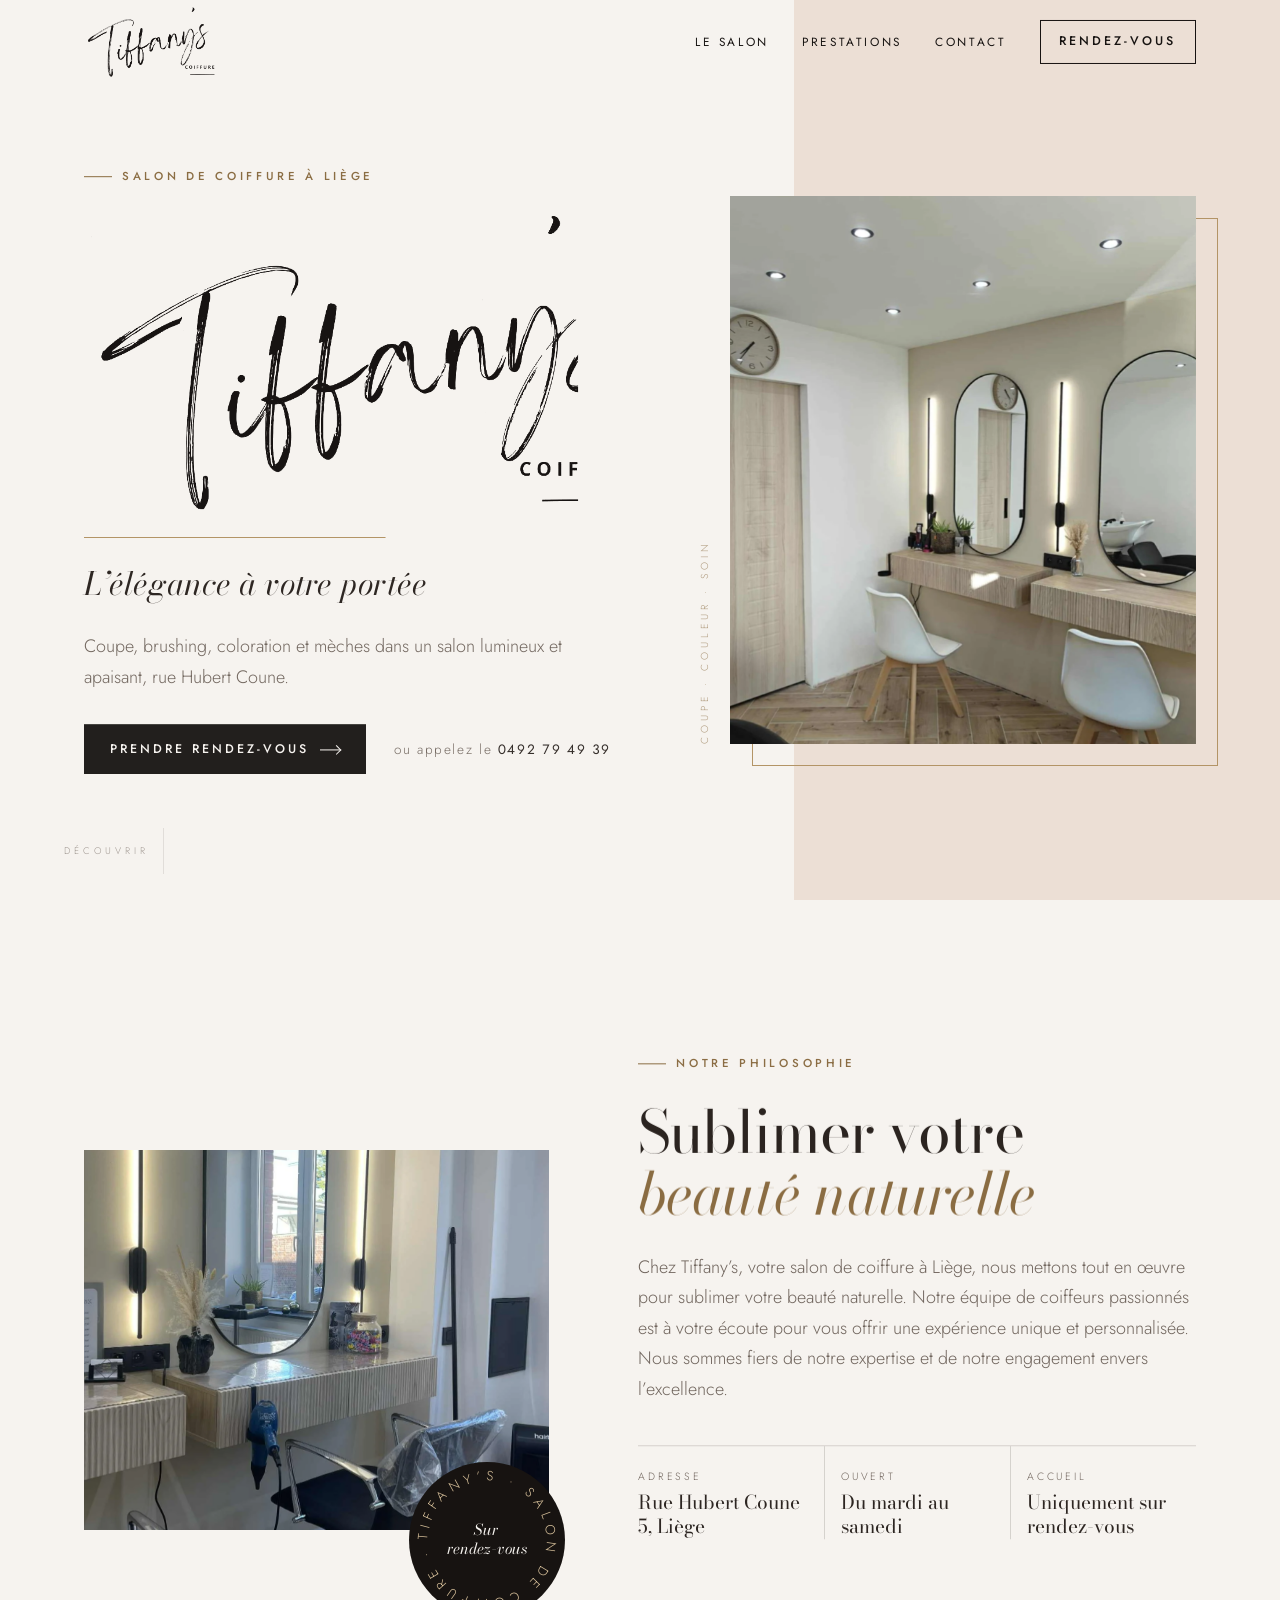
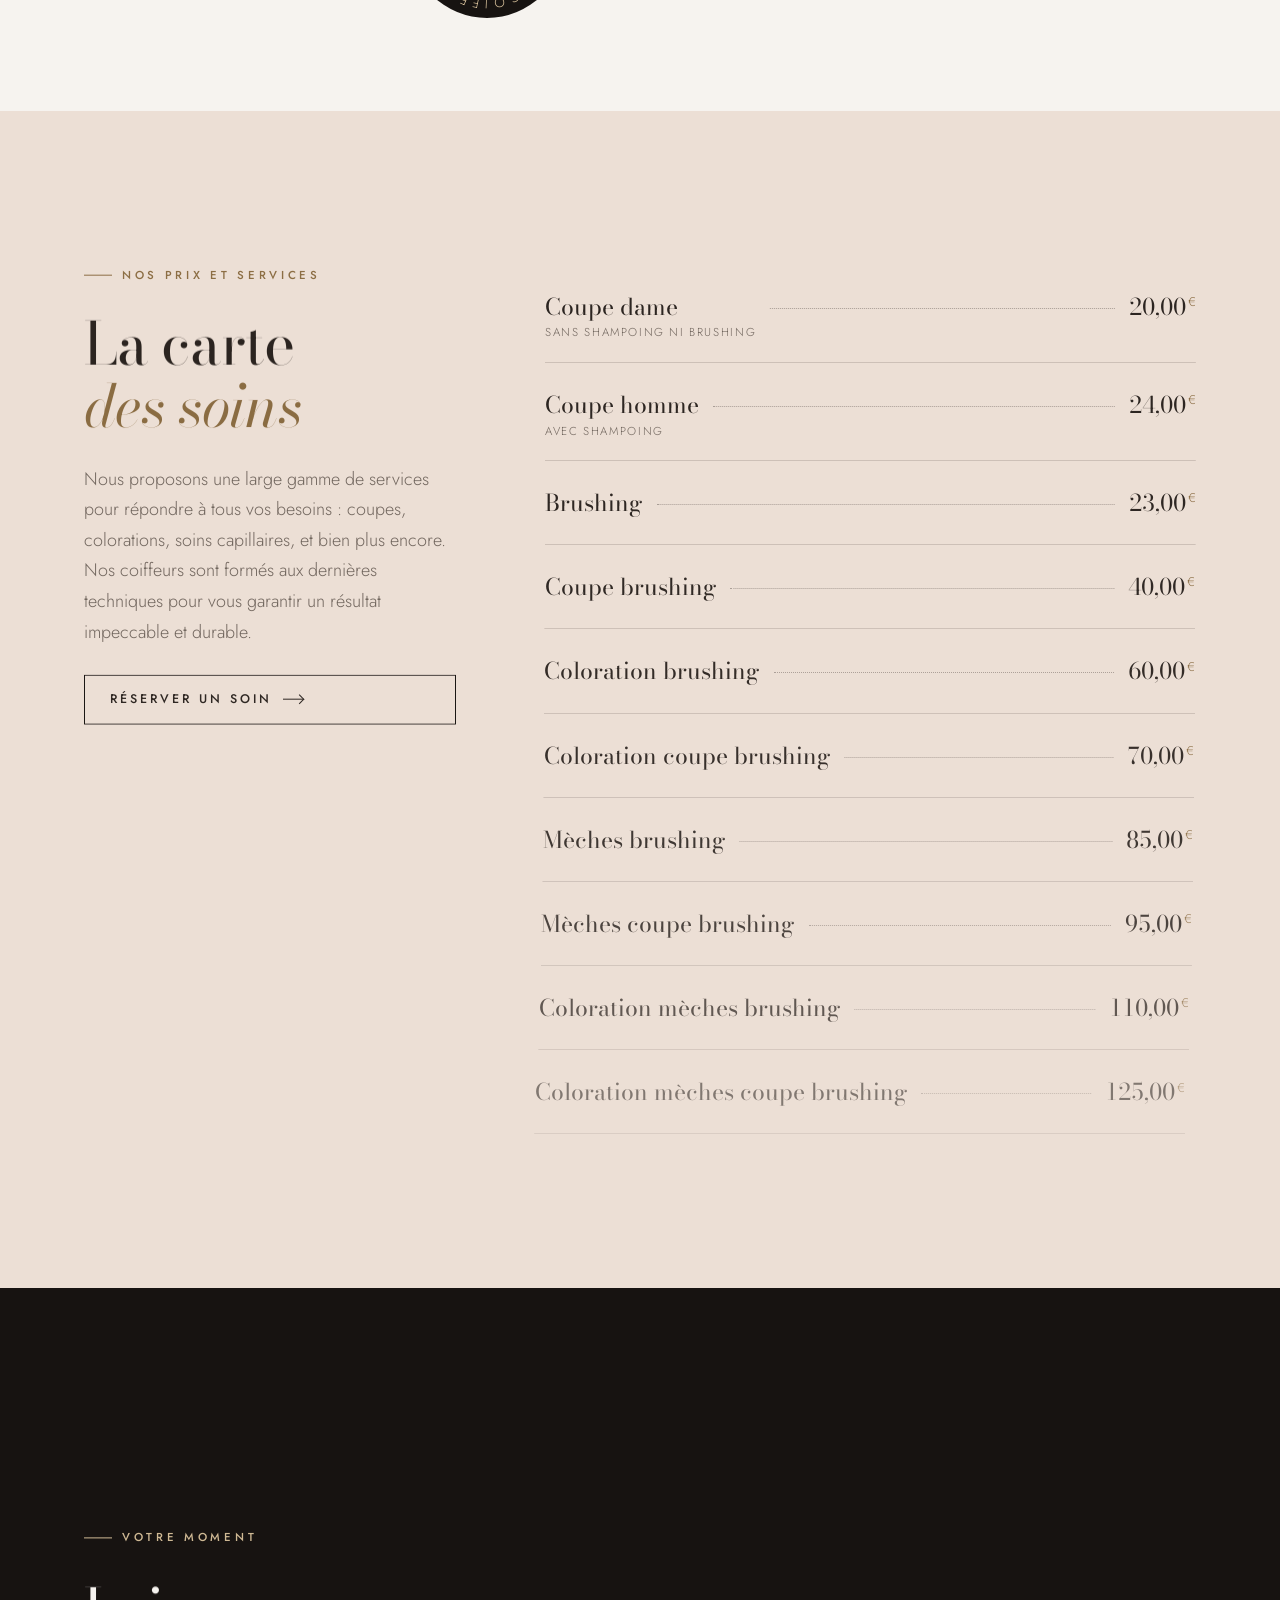
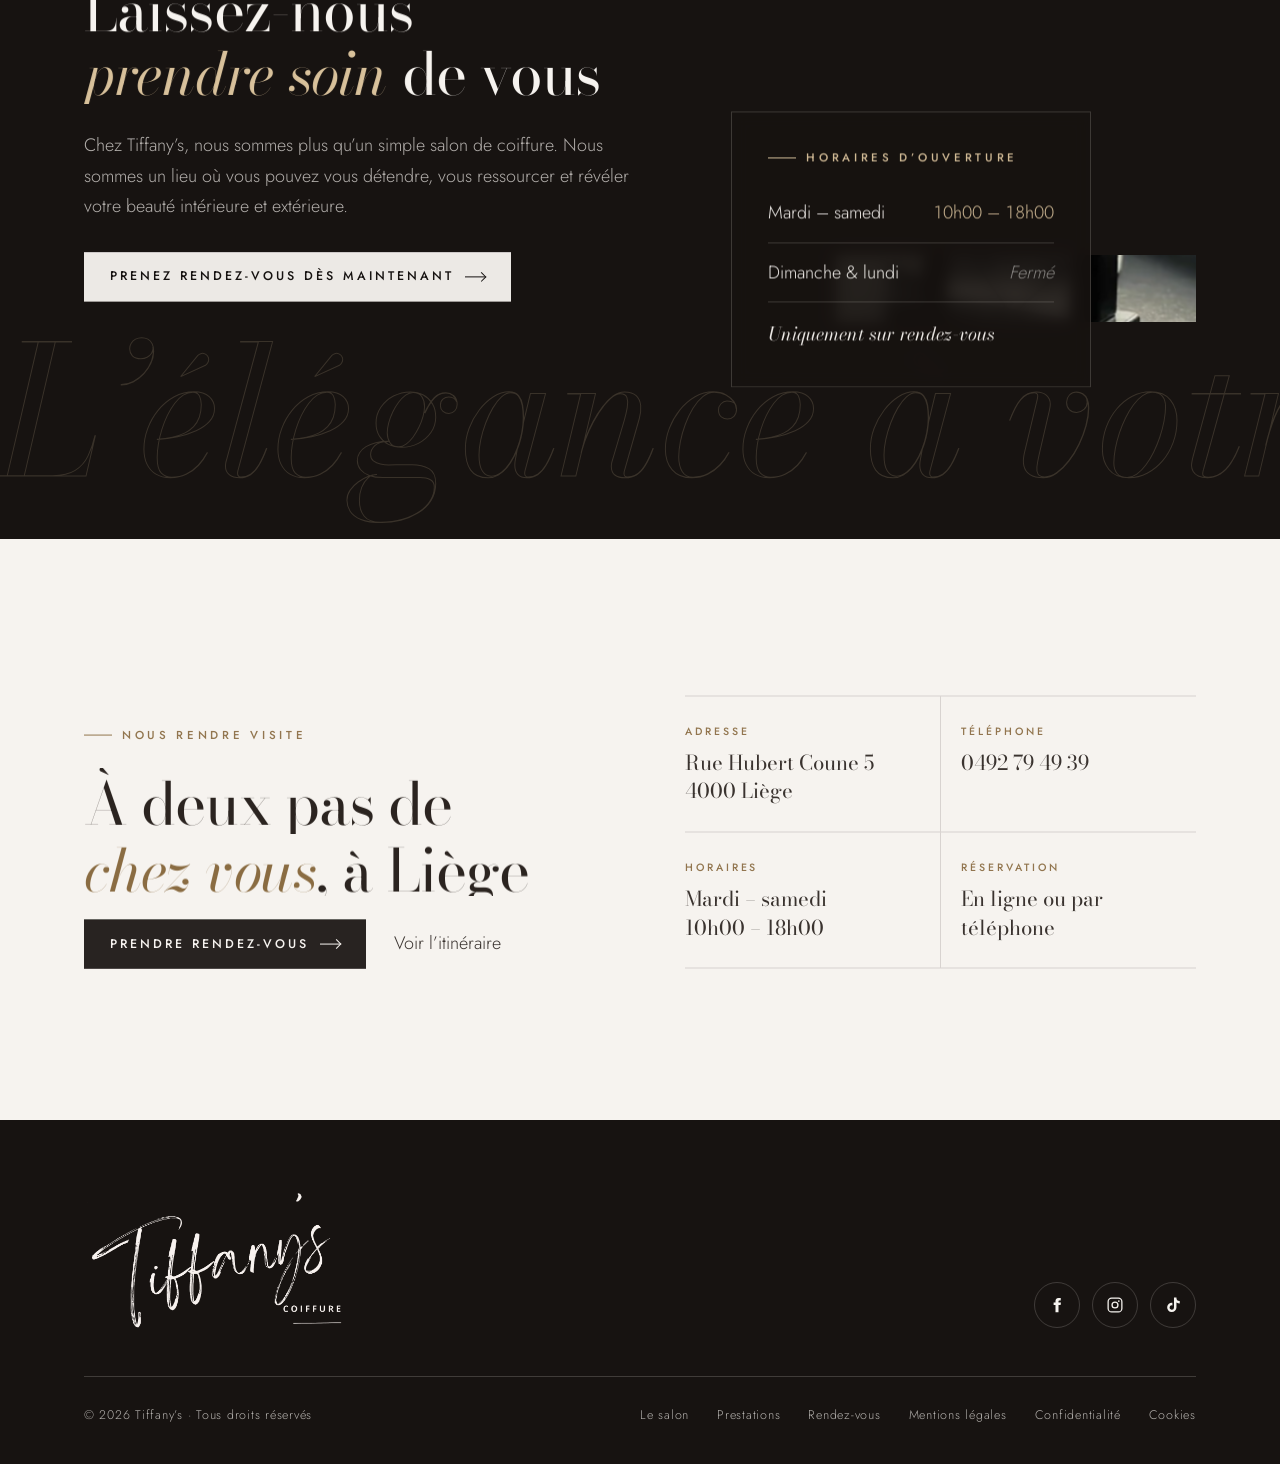
<file: index.html>
<!DOCTYPE html>
<html lang="fr">
<head>
  <meta charset="utf-8">
  <meta name="viewport" content="width=device-width, initial-scale=1, viewport-fit=cover">
  <title>Tiffany’s Coiffure</title>
  <meta name="description" content="Tiffany’s, votre salon de coiffure à Liège. Coupe, brushing, coloration, mèches : une équipe passionnée pour sublimer votre beauté naturelle. Sur rendez-vous, du mardi au samedi.">
  <meta property="og:title" content="Tiffany’s · Salon de coiffure à Liège">
  <meta property="og:description" content="L’élégance à votre portée. Prenez rendez-vous en ligne, du mardi au samedi.">
  <meta property="og:image" content="https://www.tiffany-s.be/assets/images/partage.jpg">
  <link rel="icon" href="assets/images/favicon.svg" type="image/svg+xml">
  <link rel="apple-touch-icon" href="assets/images/apple-touch-icon.png">
  <link rel="stylesheet" href="assets/style.css">
  <script type="application/ld+json">
  {"@context":"https://schema.org","@type":"HairSalon","name":"Tiffany’s","url":"https://www.tiffany-s.be/","telephone":"+32492794939","address":{"@type":"PostalAddress","streetAddress":"Rue Hubert Coune 5","postalCode":"4000","addressLocality":"Liège","addressCountry":"BE"},"geo":{"@type":"GeoCoordinates","latitude":50.6466349,"longitude":5.5421235},"openingHours":"Tu-Sa 10:00-18:00"}
  </script>
</head>
<body>
  <a class="sr-only" href="#contenu">Passer au contenu principal</a>

  <header class="entete" id="entete">
    <div class="wrap entete__inner">
      <a class="marque" href="index.html" aria-label="Tiffany’s Coiffure, accueil"><img class="logo" src="assets/images/logo.webp" alt="Tiffany’s Coiffure" width="982" height="515"></a>
      <nav class="nav" aria-label="Navigation principale">
        <a href="#salon">Le salon</a>
        <a href="#prestations">Prestations</a>
        <a href="#visite">Contact</a>
        <a class="btn" href="prendre-rendez-vous.html">Rendez-vous</a>
      </nav>
      <button class="burger" type="button" id="burger" aria-label="Ouvrir le menu" aria-expanded="false" aria-controls="menu-mobile"><span></span><span></span></button>
    </div>
  </header>

  <div class="menu-mobile" id="menu-mobile">
    <ul>
      <li><a href="#salon">Le salon</a></li>
      <li><a href="#prestations">Prestations</a></li>
      <li><a href="#visite">Contact</a></li>
      <li><a href="prendre-rendez-vous.html"><em>Rendez-vous</em></a></li>
    </ul>
    <div class="menu-mobile__pied">
      <span>Rue Hubert Coune 5, 4000 Liège</span>
      <span>0492 79 49 39 · Mardi – samedi, sur rendez-vous</span>
    </div>
  </div>

  <main id="contenu">
    <!-- Héros -->
    <section class="heros" aria-label="Bienvenue">
      <div class="wrap heros__grille">
        <div class="heros__texte">
          <p class="eyebrow" data-intro>Salon de coiffure à Liège</p>
          <h1 class="heros__nom" id="heros-nom"><img class="logo" fetchpriority="high" src="assets/images/logo.webp" alt="Tiffany’s Coiffure" width="982" height="515"></h1>
          <div class="heros__filet" data-intro-filet></div>
          <p class="heros__devise" data-intro>L’élégance à votre portée</p>
          <p class="heros__intro" data-intro>Coupe, brushing, coloration et mèches dans un salon lumineux et apaisant, rue Hubert Coune.</p>
          <div class="heros__actions" data-intro>
            <a class="btn" href="prendre-rendez-vous.html">Prendre rendez-vous <i class="fleche" aria-hidden="true"></i></a>
            <a class="heros__tel" href="tel:+32492794939">ou appelez le <strong>0492 79 49 39</strong></a>
          </div>
        </div>
        <div class="heros__visuel">
          <div class="heros__cadre cadre-img" id="heros-cadre">
            <img src="assets/images/salon.webp" alt="Le salon Tiffany’s : miroirs ovales lumineux, parquet en chevrons et chaises blanches" width="1536" height="1803" fetchpriority="high">
          </div>
          <span class="heros__legende">Coupe · Couleur · Soin</span>
        </div>
      </div>
      <a class="defiler" href="#salon">Découvrir<i></i></a>
    </section>


    <!-- Philosophie -->
    <section class="section" id="salon">
      <div class="wrap philo">
        <div class="philo__visuel">
          <div class="philo__cadre cadre-img" data-reveal="image">
            <img data-parallax src="assets/images/poste.webp" alt="Un poste de coiffage du salon, miroir ovale et éclairage doux" width="1536" height="1481" loading="lazy">
          </div>
          <div class="philo__pastille" aria-hidden="true">
            <svg viewBox="0 0 100 100"><defs><path id="cercle" d="M50,50 m-38,0 a38,38 0 1,1 76,0 a38,38 0 1,1 -76,0"></path></defs><text><textPath href="#cercle" textLength="234" lengthAdjust="spacing">Tiffany’s · Salon de coiffure ·</textPath></text></svg>
            <span>Sur<br>rendez-vous</span>
          </div>
        </div>
        <div class="philo__texte">
          <p class="eyebrow" data-reveal="fade">Notre philosophie</p>
          <h2 class="titre" data-reveal="titre"><span class="ligne"><span>Sublimer votre</span></span><span class="ligne"><span><em>beauté naturelle</em></span></span></h2>
          <p class="lede" data-reveal="fade">Chez Tiffany’s, votre salon de coiffure à Liège, nous mettons tout en œuvre pour sublimer votre beauté naturelle. Notre équipe de coiffeurs passionnés est à votre écoute pour vous offrir une expérience unique et personnalisée. Nous sommes fiers de notre expertise et de notre engagement envers l’excellence.</p>
          <dl class="philo__faits" data-reveal="fade">
            <div><dt>Adresse</dt><dd>Rue Hubert Coune 5, Liège</dd></div>
            <div><dt>Ouvert</dt><dd>Du mardi au samedi</dd></div>
            <div><dt>Accueil</dt><dd>Uniquement sur rendez-vous</dd></div>
          </dl>
        </div>
      </div>
    </section>

    <!-- Prestations et tarifs -->
    <section class="section section--poudre" id="prestations">
      <div class="wrap tarifs">
        <div class="tarifs__intro">
          <p class="eyebrow" data-reveal="fade">Nos prix et services</p>
          <h2 class="titre" data-reveal="titre"><span class="ligne"><span>La carte</span></span><span class="ligne"><span><em>des soins</em></span></span></h2>
          <p class="lede" data-reveal="fade">Nous proposons une large gamme de services pour répondre à tous vos besoins : coupes, colorations, soins capillaires, et bien plus encore. Nos coiffeurs sont formés aux dernières techniques pour vous garantir un résultat impeccable et durable.</p>
          <a class="btn btn--ligne" href="prendre-rendez-vous.html" data-reveal="fade">Réserver un soin <i class="fleche" aria-hidden="true"></i></a>
        </div>
        <div>
          <ul class="carte" id="carte">
            <li><span class="carte__nom">Coupe dame<small>Sans shampoing ni brushing</small></span><span class="carte__points"></span><span class="carte__prix">20,00<sup>€</sup></span></li>
            <li><span class="carte__nom">Coupe homme<small>Avec shampoing</small></span><span class="carte__points"></span><span class="carte__prix">24,00<sup>€</sup></span></li>
            <li><span class="carte__nom">Brushing</span><span class="carte__points"></span><span class="carte__prix">23,00<sup>€</sup></span></li>
            <li><span class="carte__nom">Coupe brushing</span><span class="carte__points"></span><span class="carte__prix">40,00<sup>€</sup></span></li>
            <li><span class="carte__nom">Coloration brushing</span><span class="carte__points"></span><span class="carte__prix">60,00<sup>€</sup></span></li>
            <li><span class="carte__nom">Coloration coupe brushing</span><span class="carte__points"></span><span class="carte__prix">70,00<sup>€</sup></span></li>
            <li><span class="carte__nom">Mèches brushing</span><span class="carte__points"></span><span class="carte__prix">85,00<sup>€</sup></span></li>
            <li><span class="carte__nom">Mèches coupe brushing</span><span class="carte__points"></span><span class="carte__prix">95,00<sup>€</sup></span></li>
            <li><span class="carte__nom">Coloration mèches brushing</span><span class="carte__points"></span><span class="carte__prix">110,00<sup>€</sup></span></li>
            <li><span class="carte__nom">Coloration mèches coupe brushing</span><span class="carte__points"></span><span class="carte__prix">125,00<sup>€</sup></span></li>
          </ul>
        </div>
      </div>
    </section>

    <!-- Prendre soin de vous -->
    <section class="section section--ebene" id="soin">
      <div class="wrap soin">
        <div class="soin__texte">
          <p class="eyebrow" data-reveal="fade">Votre moment</p>
          <h2 class="titre" data-reveal="titre"><span class="ligne"><span>Laissez-nous</span></span><span class="ligne"><span><em>prendre soin</em> de vous</span></span></h2>
          <p class="lede" data-reveal="fade">Chez Tiffany’s, nous sommes plus qu’un simple salon de coiffure. Nous sommes un lieu où vous pouvez vous détendre, vous ressourcer et révéler votre beauté intérieure et extérieure.</p>
          <a class="btn btn--clair" href="prendre-rendez-vous.html" data-reveal="fade">Prenez rendez-vous dès maintenant <i class="fleche" aria-hidden="true"></i></a>
        </div>
        <div class="soin__visuel">
          <div class="soin__cadre cadre-img" data-reveal="image">
            <img data-parallax src="assets/images/carte.webp" alt="La carte de visite du salon : Tiffany’s Coiffure, uniquement sur rendez-vous" width="347" height="463" loading="lazy">
          </div>
          <div class="soin__horaires" data-reveal="fade">
            <p class="eyebrow">Horaires d’ouverture</p>
            <dl class="horaires">
              <div><dt>Mardi – samedi</dt><dd>10h00 – 18h00</dd></div>
              <div class="ferme"><dt>Dimanche &amp; lundi</dt><dd>Fermé</dd></div>
            </dl>
            <p class="mention">Uniquement sur rendez-vous</p>
          </div>
        </div>
      </div>
      <div class="soin__geant" aria-hidden="true" id="geant">L’élégance à votre portée · L’élégance à votre portée</div>
    </section>

    <!-- Visite -->
    <section class="section" id="visite">
      <div class="wrap visite">
        <div class="visite__bloc">
          <p class="eyebrow" data-reveal="fade">Nous rendre visite</p>
          <h2 class="titre" data-reveal="titre"><span class="ligne"><span>À deux pas de</span></span><span class="ligne"><span><em>chez vous</em>, à Liège</span></span></h2>
          <div data-reveal="fade" style="display:flex;flex-wrap:wrap;gap:16px 28px;align-items:center">
            <a class="btn" href="prendre-rendez-vous.html">Prendre rendez-vous <i class="fleche" aria-hidden="true"></i></a>
            <a class="lien" href="https://www.google.com/maps/search/?api=1&amp;query=Rue%20Hubert%20Coune%205%2C%204000%20Li%C3%A8ge" target="_blank" rel="noopener">Voir l’itinéraire</a>
          </div>
        </div>
        <div class="coordonnees" data-reveal="fade">
          <div><h3>Adresse</h3><p>Rue Hubert Coune 5<br>4000 Liège</p></div>
          <div><h3>Téléphone</h3><p><a href="tel:+32492794939">0492 79 49 39</a></p></div>
          <div><h3>Horaires</h3><p>Mardi – samedi<br>10h00 – 18h00</p></div>
          <div><h3>Réservation</h3><p>En ligne ou par téléphone</p></div>
        </div>
      </div>
    </section>
  </main>

  <footer class="pied">
    <div class="wrap">
      <div class="pied__haut">
        <a class="marque pied__logo" href="index.html" aria-label="Tiffany’s Coiffure, accueil"><img class="logo logo--clair" src="assets/images/logo-clair.webp" alt="Tiffany’s Coiffure" width="982" height="515"></a>
        <div class="reseaux">
          <a href="https://facebook.com/share/17w8PuqHGD/?mibextid=wwXIfr" target="_blank" rel="noopener" aria-label="Facebook"><svg viewBox="0 0 24 24" aria-hidden="true"><path d="M14 8.5V7c0-.7.3-1 1-1h2V2.5h-3c-3 0-4 1.8-4 4.4V8.5H7.5V12H10v9.5h4V12h2.8l.5-3.5H14z"/></svg></a>
          <a href="https://instagram.com/tiffanys_coiffure?igsh=MTR5dzNoaGJxcWM1OQ==" target="_blank" rel="noopener" aria-label="Instagram"><svg viewBox="0 0 24 24" aria-hidden="true"><path d="M12 7.2A4.8 4.8 0 1 0 12 16.8 4.8 4.8 0 0 0 12 7.2zm0 7.9a3.1 3.1 0 1 1 0-6.2 3.1 3.1 0 0 1 0 6.2zM17.1 5.8a1.1 1.1 0 1 0 0 2.2 1.1 1.1 0 0 0 0-2.2zM16.5 2h-9A5.5 5.5 0 0 0 2 7.5v9A5.5 5.5 0 0 0 7.5 22h9a5.5 5.5 0 0 0 5.5-5.5v-9A5.5 5.5 0 0 0 16.5 2zm3.8 14.5a3.8 3.8 0 0 1-3.8 3.8h-9a3.8 3.8 0 0 1-3.8-3.8v-9a3.8 3.8 0 0 1 3.8-3.8h9a3.8 3.8 0 0 1 3.8 3.8v9z"/></svg></a>
          <a href="https://tiktok.com/@tiffanyanton?_r=1&amp;_t=ZG-92zKto5471N" target="_blank" rel="noopener" aria-label="TikTok"><svg viewBox="0 0 24 24" aria-hidden="true"><path d="M16.6 2h-3.3v13.3a2.9 2.9 0 1 1-2.1-2.8V9.1a6.2 6.2 0 1 0 5.4 6.2V8.6a7.9 7.9 0 0 0 4.4 1.4V6.7a4.4 4.4 0 0 1-4.4-4.7z"/></svg></a>
        </div>
      </div>
      <div class="pied__bas">
        <span>© 2026 Tiffany’s · Tous droits réservés</span>
        <nav aria-label="Liens de pied de page">
          <a class="lien" href="#salon">Le salon</a>
          <a class="lien" href="#prestations">Prestations</a>
          <a class="lien" href="prendre-rendez-vous.html">Rendez-vous</a>
          <a class="lien" href="mentions-legales.html">Mentions légales</a>
          <a class="lien" href="mentions-legales.html#confidentialite">Confidentialité</a>
          <a class="lien" href="mentions-legales.html#cookies">Cookies</a>
        </nav>
      </div>
    </div>
  </footer>

  <script src="assets/js/gsap.min.js"></script>
  <script src="assets/js/ScrollTrigger.min.js"></script>
  <script src="assets/main.js"></script>
</body>
</html>
</file>
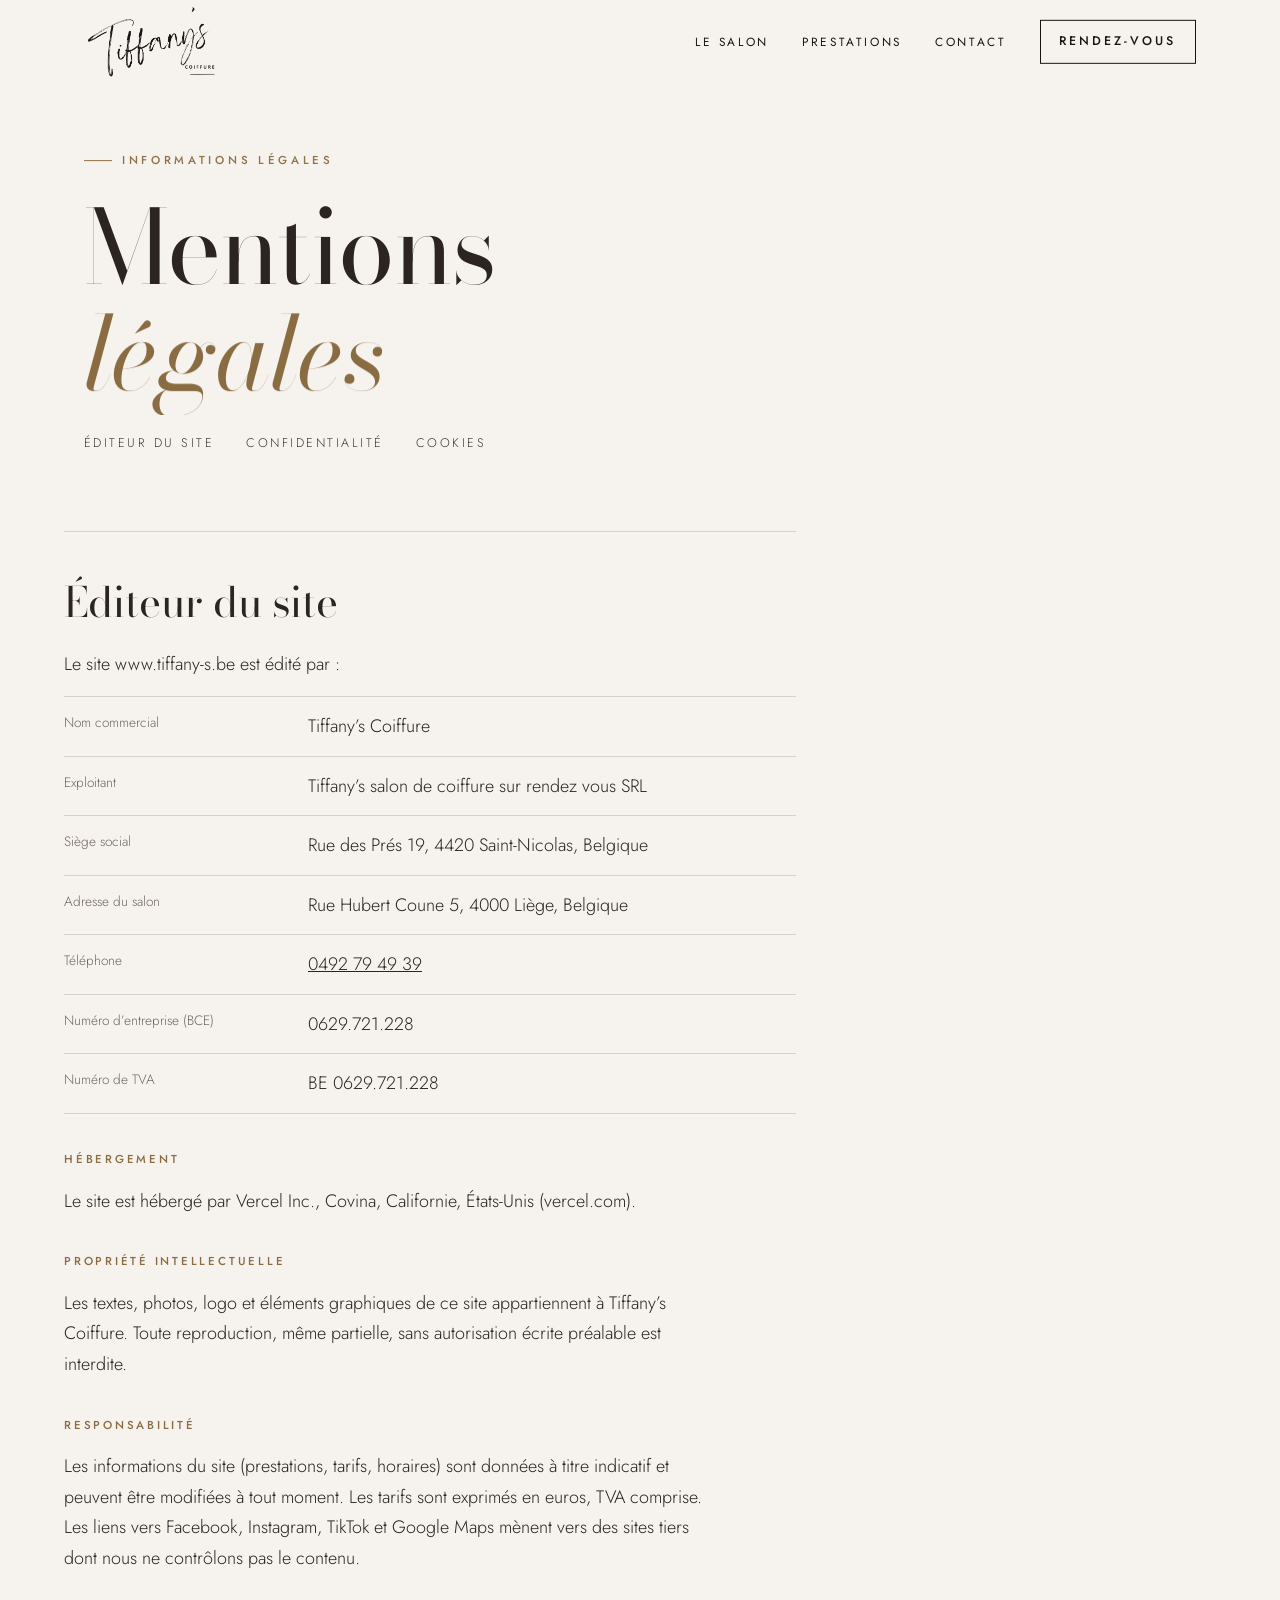
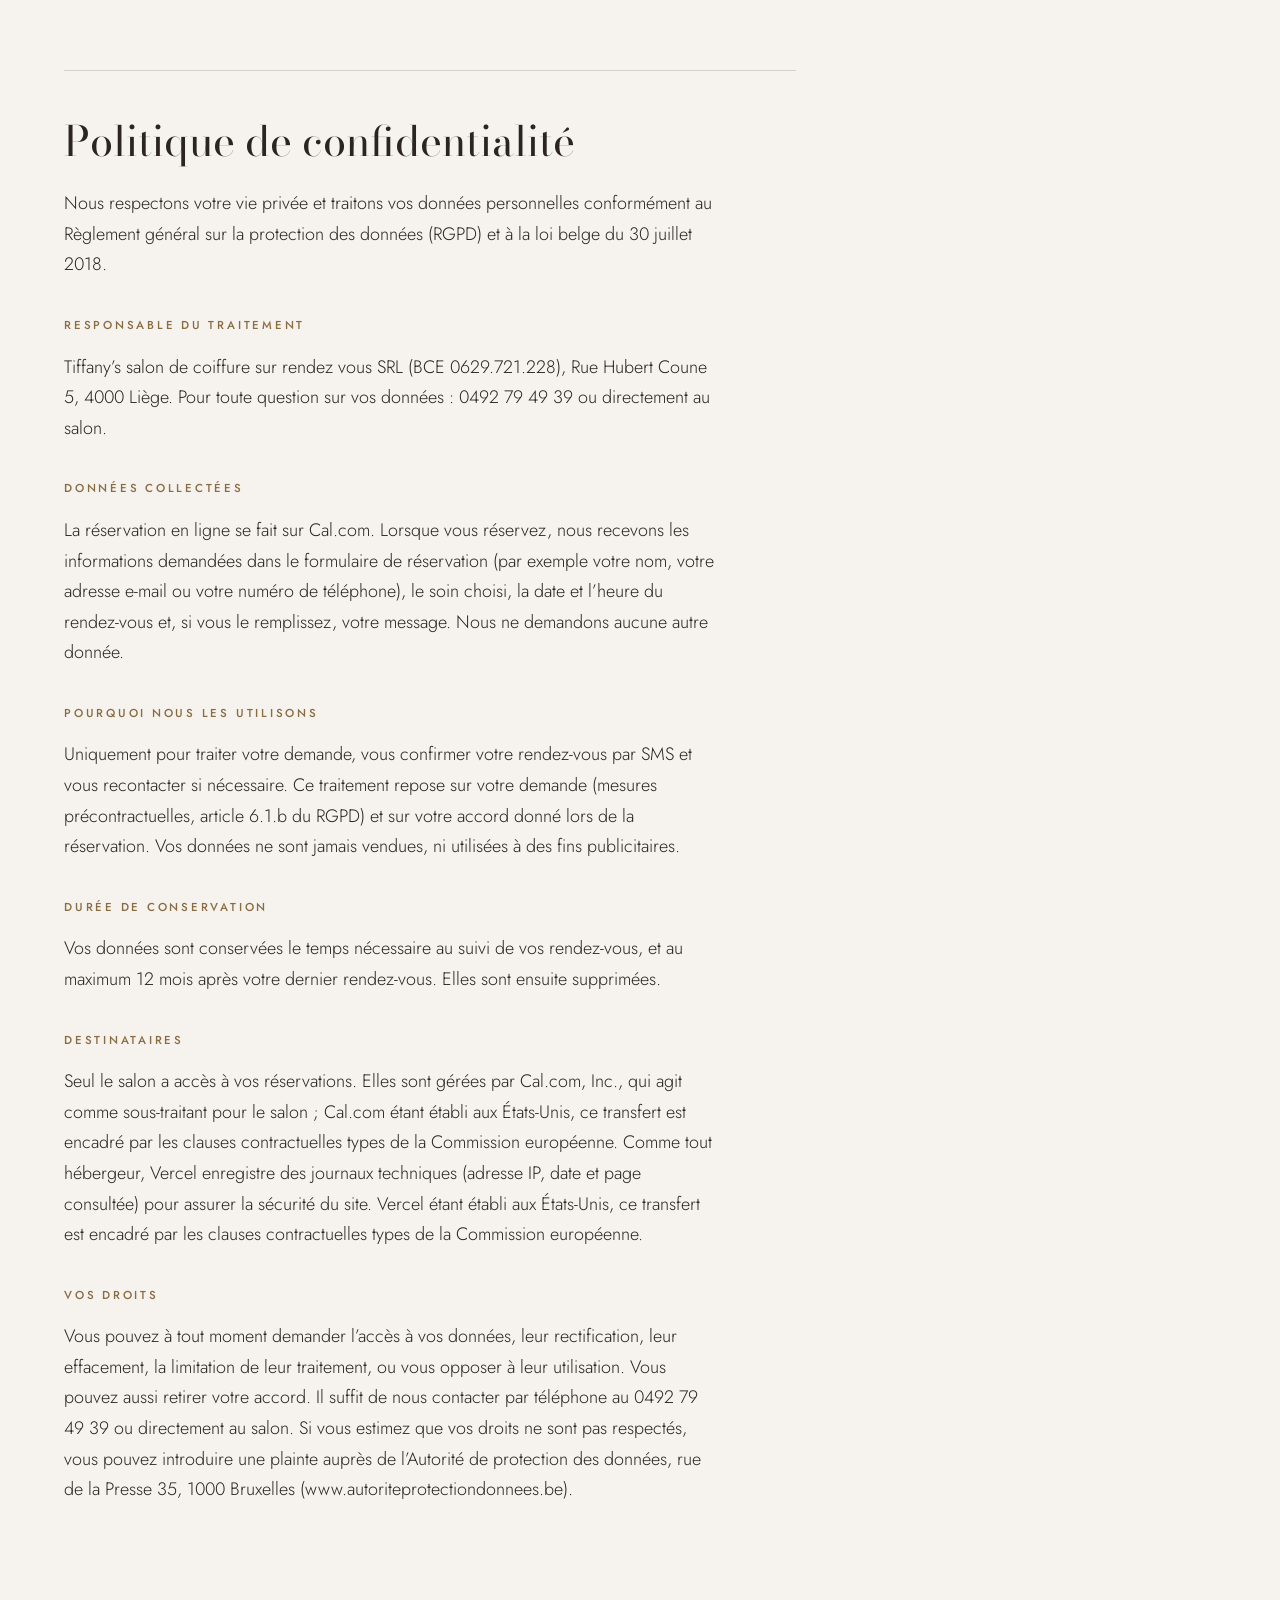
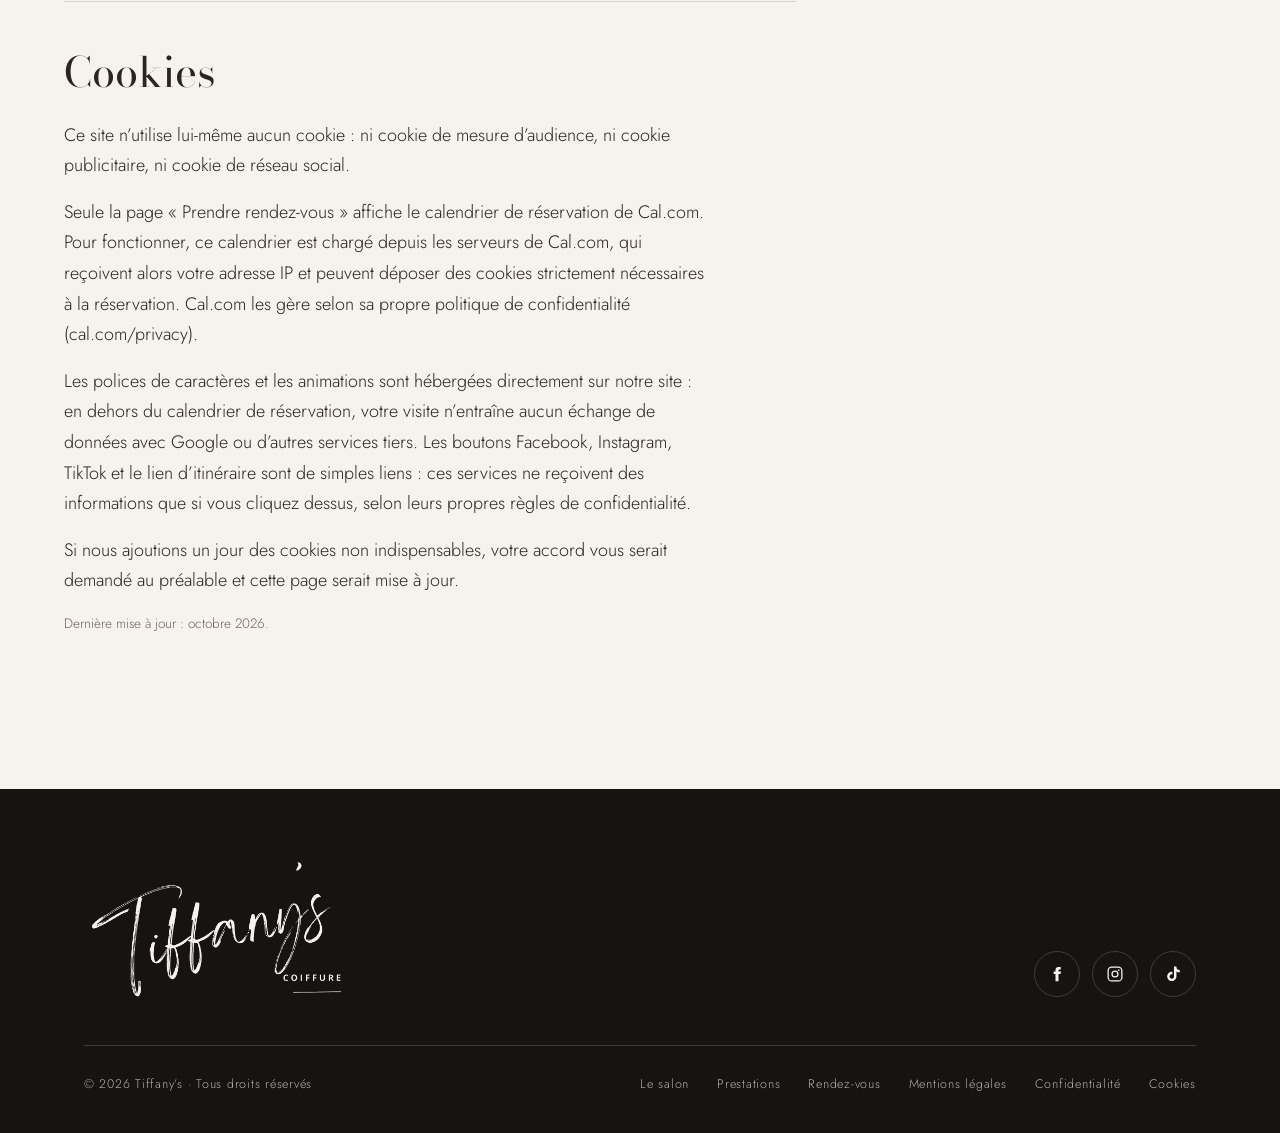
<file: mentions-legales.html>
<!DOCTYPE html>
<html lang="fr">
<head>
  <meta charset="utf-8">
  <meta name="viewport" content="width=device-width, initial-scale=1, viewport-fit=cover">
  <title>Mentions légales · Tiffany’s Coiffure</title>
  <meta name="description" content="Mentions légales, politique de confidentialité et politique de cookies du salon de coiffure Tiffany’s à Liège.">
  <meta name="robots" content="noindex, follow">
  <meta property="og:title" content="Tiffany’s · Salon de coiffure à Liège">
  <meta property="og:description" content="L’élégance à votre portée. Prenez rendez-vous en ligne, du mardi au samedi.">
  <meta property="og:image" content="https://www.tiffany-s.be/assets/images/partage.jpg">
  <link rel="icon" href="assets/images/favicon.svg" type="image/svg+xml">
  <link rel="apple-touch-icon" href="assets/images/apple-touch-icon.png">
  <link rel="stylesheet" href="assets/style.css">
  <script type="application/ld+json">
  {"@context":"https://schema.org","@type":"HairSalon","name":"Tiffany’s","url":"https://www.tiffany-s.be/","telephone":"+32492794939","address":{"@type":"PostalAddress","streetAddress":"Rue Hubert Coune 5","postalCode":"4000","addressLocality":"Liège","addressCountry":"BE"},"geo":{"@type":"GeoCoordinates","latitude":50.6466349,"longitude":5.5421235},"openingHours":"Tu-Sa 10:00-18:00"}
  </script>
</head>
<body class="page-legal">
  <a class="sr-only" href="#contenu">Passer au contenu principal</a>

  <header class="entete" id="entete">
    <div class="wrap entete__inner">
      <a class="marque" href="index.html" aria-label="Tiffany’s Coiffure, accueil"><img class="logo" src="assets/images/logo.webp" alt="Tiffany’s Coiffure" width="982" height="515"></a>
      <nav class="nav" aria-label="Navigation principale">
        <a href="index.html#salon">Le salon</a>
        <a href="index.html#prestations">Prestations</a>
        <a href="index.html#visite">Contact</a>
        <a class="btn" href="prendre-rendez-vous.html">Rendez-vous</a>
      </nav>
      <button class="burger" type="button" id="burger" aria-label="Ouvrir le menu" aria-expanded="false" aria-controls="menu-mobile"><span></span><span></span></button>
    </div>
  </header>

  <div class="menu-mobile" id="menu-mobile">
    <ul>
      <li><a href="index.html#salon">Le salon</a></li>
      <li><a href="index.html#prestations">Prestations</a></li>
      <li><a href="index.html#visite">Contact</a></li>
      <li><a href="prendre-rendez-vous.html"><em>Rendez-vous</em></a></li>
    </ul>
    <div class="menu-mobile__pied">
      <span>Rue Hubert Coune 5, 4000 Liège</span>
      <span>0492 79 49 39 · Mardi – samedi, sur rendez-vous</span>
    </div>
  </div>

  <main id="contenu">
    <section class="rdv-tete">
      <div class="wrap">
        <p class="eyebrow" data-intro>Informations légales</p>
        <h1 class="titre" data-reveal="titre"><span class="ligne"><span>Mentions</span></span><span class="ligne"><span><em>légales</em></span></span></h1>
        <nav class="sommaire" aria-label="Sur cette page" data-intro>
          <a class="lien" href="#editeur">Éditeur du site</a>
          <a class="lien" href="#confidentialite">Confidentialité</a>
          <a class="lien" href="#cookies">Cookies</a>
        </nav>
      </div>
    </section>

    <div class="wrap legal">
      <section id="editeur" class="legal__bloc">
        <h2>Éditeur du site</h2>
        <p>Le site www.tiffany-s.be est édité par :</p>
        <dl class="legal__fiche">
          <div><dt>Nom commercial</dt><dd>Tiffany’s Coiffure</dd></div>
          <div><dt>Exploitant</dt><dd>Tiffany’s salon de coiffure sur rendez vous SRL</dd></div>
          <div><dt>Siège social</dt><dd>Rue des Prés 19, 4420 Saint-Nicolas, Belgique</dd></div>
          <div><dt>Adresse du salon</dt><dd>Rue Hubert Coune 5, 4000 Liège, Belgique</dd></div>
          <div><dt>Téléphone</dt><dd><a href="tel:+32492794939">0492 79 49 39</a></dd></div>
          <div><dt>Numéro d’entreprise (BCE)</dt><dd>0629.721.228</dd></div>
          <div><dt>Numéro de TVA</dt><dd>BE 0629.721.228</dd></div>
        </dl>

        <h3>Hébergement</h3>
        <p>Le site est hébergé par Vercel Inc., Covina, Californie, États-Unis (vercel.com).</p>

        <h3>Propriété intellectuelle</h3>
        <p>Les textes, photos, logo et éléments graphiques de ce site appartiennent à Tiffany’s Coiffure. Toute reproduction, même partielle, sans autorisation écrite préalable est interdite.</p>

        <h3>Responsabilité</h3>
        <p>Les informations du site (prestations, tarifs, horaires) sont données à titre indicatif et peuvent être modifiées à tout moment. Les tarifs sont exprimés en euros, TVA comprise. Les liens vers Facebook, Instagram, TikTok et Google Maps mènent vers des sites tiers dont nous ne contrôlons pas le contenu.</p>
      </section>

      <section id="confidentialite" class="legal__bloc">
        <h2>Politique de confidentialité</h2>
        <p>Nous respectons votre vie privée et traitons vos données personnelles conformément au Règlement général sur la protection des données (RGPD) et à la loi belge du 30 juillet 2018.</p>

        <h3>Responsable du traitement</h3>
        <p>Tiffany’s salon de coiffure sur rendez vous SRL (BCE 0629.721.228), Rue Hubert Coune 5, 4000 Liège. Pour toute question sur vos données : 0492 79 49 39 ou directement au salon.</p>

        <h3>Données collectées</h3>
        <p>La réservation en ligne se fait sur Cal.com. Lorsque vous réservez, nous recevons les informations demandées dans le formulaire de réservation (par exemple votre nom, votre adresse e-mail ou votre numéro de téléphone), le soin choisi, la date et l’heure du rendez-vous et, si vous le remplissez, votre message. Nous ne demandons aucune autre donnée.</p>

        <h3>Pourquoi nous les utilisons</h3>
        <p>Uniquement pour traiter votre demande, vous confirmer votre rendez-vous par SMS et vous recontacter si nécessaire. Ce traitement repose sur votre demande (mesures précontractuelles, article 6.1.b du RGPD) et sur votre accord donné lors de la réservation. Vos données ne sont jamais vendues, ni utilisées à des fins publicitaires.</p>

        <h3>Durée de conservation</h3>
        <p>Vos données sont conservées le temps nécessaire au suivi de vos rendez-vous, et au maximum 12 mois après votre dernier rendez-vous. Elles sont ensuite supprimées.</p>

        <h3>Destinataires</h3>
        <p>Seul le salon a accès à vos réservations. Elles sont gérées par Cal.com, Inc., qui agit comme sous-traitant pour le salon ; Cal.com étant établi aux États-Unis, ce transfert est encadré par les clauses contractuelles types de la Commission européenne. Comme tout hébergeur, Vercel enregistre des journaux techniques (adresse IP, date et page consultée) pour assurer la sécurité du site. Vercel étant établi aux États-Unis, ce transfert est encadré par les clauses contractuelles types de la Commission européenne.</p>

        <h3>Vos droits</h3>
        <p>Vous pouvez à tout moment demander l’accès à vos données, leur rectification, leur effacement, la limitation de leur traitement, ou vous opposer à leur utilisation. Vous pouvez aussi retirer votre accord. Il suffit de nous contacter par téléphone au 0492 79 49 39 ou directement au salon. Si vous estimez que vos droits ne sont pas respectés, vous pouvez introduire une plainte auprès de l’Autorité de protection des données, rue de la Presse 35, 1000 Bruxelles (www.autoriteprotectiondonnees.be).</p>
      </section>

      <section id="cookies" class="legal__bloc">
        <h2>Cookies</h2>
        <p>Ce site n’utilise lui-même aucun cookie : ni cookie de mesure d’audience, ni cookie publicitaire, ni cookie de réseau social.</p>
        <p>Seule la page « Prendre rendez-vous » affiche le calendrier de réservation de Cal.com. Pour fonctionner, ce calendrier est chargé depuis les serveurs de Cal.com, qui reçoivent alors votre adresse IP et peuvent déposer des cookies strictement nécessaires à la réservation. Cal.com les gère selon sa propre politique de confidentialité (cal.com/privacy).</p>
        <p>Les polices de caractères et les animations sont hébergées directement sur notre site : en dehors du calendrier de réservation, votre visite n’entraîne aucun échange de données avec Google ou d’autres services tiers. Les boutons Facebook, Instagram, TikTok et le lien d’itinéraire sont de simples liens : ces services ne reçoivent des informations que si vous cliquez dessus, selon leurs propres règles de confidentialité.</p>
        <p>Si nous ajoutions un jour des cookies non indispensables, votre accord vous serait demandé au préalable et cette page serait mise à jour.</p>
        <p class="legal__maj">Dernière mise à jour : octobre 2026.</p>
      </section>
    </div>
  </main>

  <footer class="pied">
    <div class="wrap">
      <div class="pied__haut">
        <a class="marque pied__logo" href="index.html" aria-label="Tiffany’s Coiffure, accueil"><img class="logo logo--clair" src="assets/images/logo-clair.webp" alt="Tiffany’s Coiffure" width="982" height="515"></a>
        <div class="reseaux">
          <a href="https://facebook.com/share/17w8PuqHGD/?mibextid=wwXIfr" target="_blank" rel="noopener" aria-label="Facebook"><svg viewBox="0 0 24 24" aria-hidden="true"><path d="M14 8.5V7c0-.7.3-1 1-1h2V2.5h-3c-3 0-4 1.8-4 4.4V8.5H7.5V12H10v9.5h4V12h2.8l.5-3.5H14z"/></svg></a>
          <a href="https://instagram.com/tiffanys_coiffure?igsh=MTR5dzNoaGJxcWM1OQ==" target="_blank" rel="noopener" aria-label="Instagram"><svg viewBox="0 0 24 24" aria-hidden="true"><path d="M12 7.2A4.8 4.8 0 1 0 12 16.8 4.8 4.8 0 0 0 12 7.2zm0 7.9a3.1 3.1 0 1 1 0-6.2 3.1 3.1 0 0 1 0 6.2zM17.1 5.8a1.1 1.1 0 1 0 0 2.2 1.1 1.1 0 0 0 0-2.2zM16.5 2h-9A5.5 5.5 0 0 0 2 7.5v9A5.5 5.5 0 0 0 7.5 22h9a5.5 5.5 0 0 0 5.5-5.5v-9A5.5 5.5 0 0 0 16.5 2zm3.8 14.5a3.8 3.8 0 0 1-3.8 3.8h-9a3.8 3.8 0 0 1-3.8-3.8v-9a3.8 3.8 0 0 1 3.8-3.8h9a3.8 3.8 0 0 1 3.8 3.8v9z"/></svg></a>
          <a href="https://tiktok.com/@tiffanyanton?_r=1&amp;_t=ZG-92zKto5471N" target="_blank" rel="noopener" aria-label="TikTok"><svg viewBox="0 0 24 24" aria-hidden="true"><path d="M16.6 2h-3.3v13.3a2.9 2.9 0 1 1-2.1-2.8V9.1a6.2 6.2 0 1 0 5.4 6.2V8.6a7.9 7.9 0 0 0 4.4 1.4V6.7a4.4 4.4 0 0 1-4.4-4.7z"/></svg></a>
        </div>
      </div>
      <div class="pied__bas">
        <span>© 2026 Tiffany’s · Tous droits réservés</span>
        <nav aria-label="Liens de pied de page">
          <a class="lien" href="index.html#salon">Le salon</a>
          <a class="lien" href="index.html#prestations">Prestations</a>
          <a class="lien" href="prendre-rendez-vous.html">Rendez-vous</a>
          <a class="lien" href="mentions-legales.html">Mentions légales</a>
          <a class="lien" href="mentions-legales.html#confidentialite">Confidentialité</a>
          <a class="lien" href="mentions-legales.html#cookies">Cookies</a>
        </nav>
      </div>
    </div>
  </footer>

  <script src="assets/js/gsap.min.js"></script>
  <script src="assets/js/ScrollTrigger.min.js"></script>
  <script src="assets/main.js"></script>
</body>
</html>
</file>
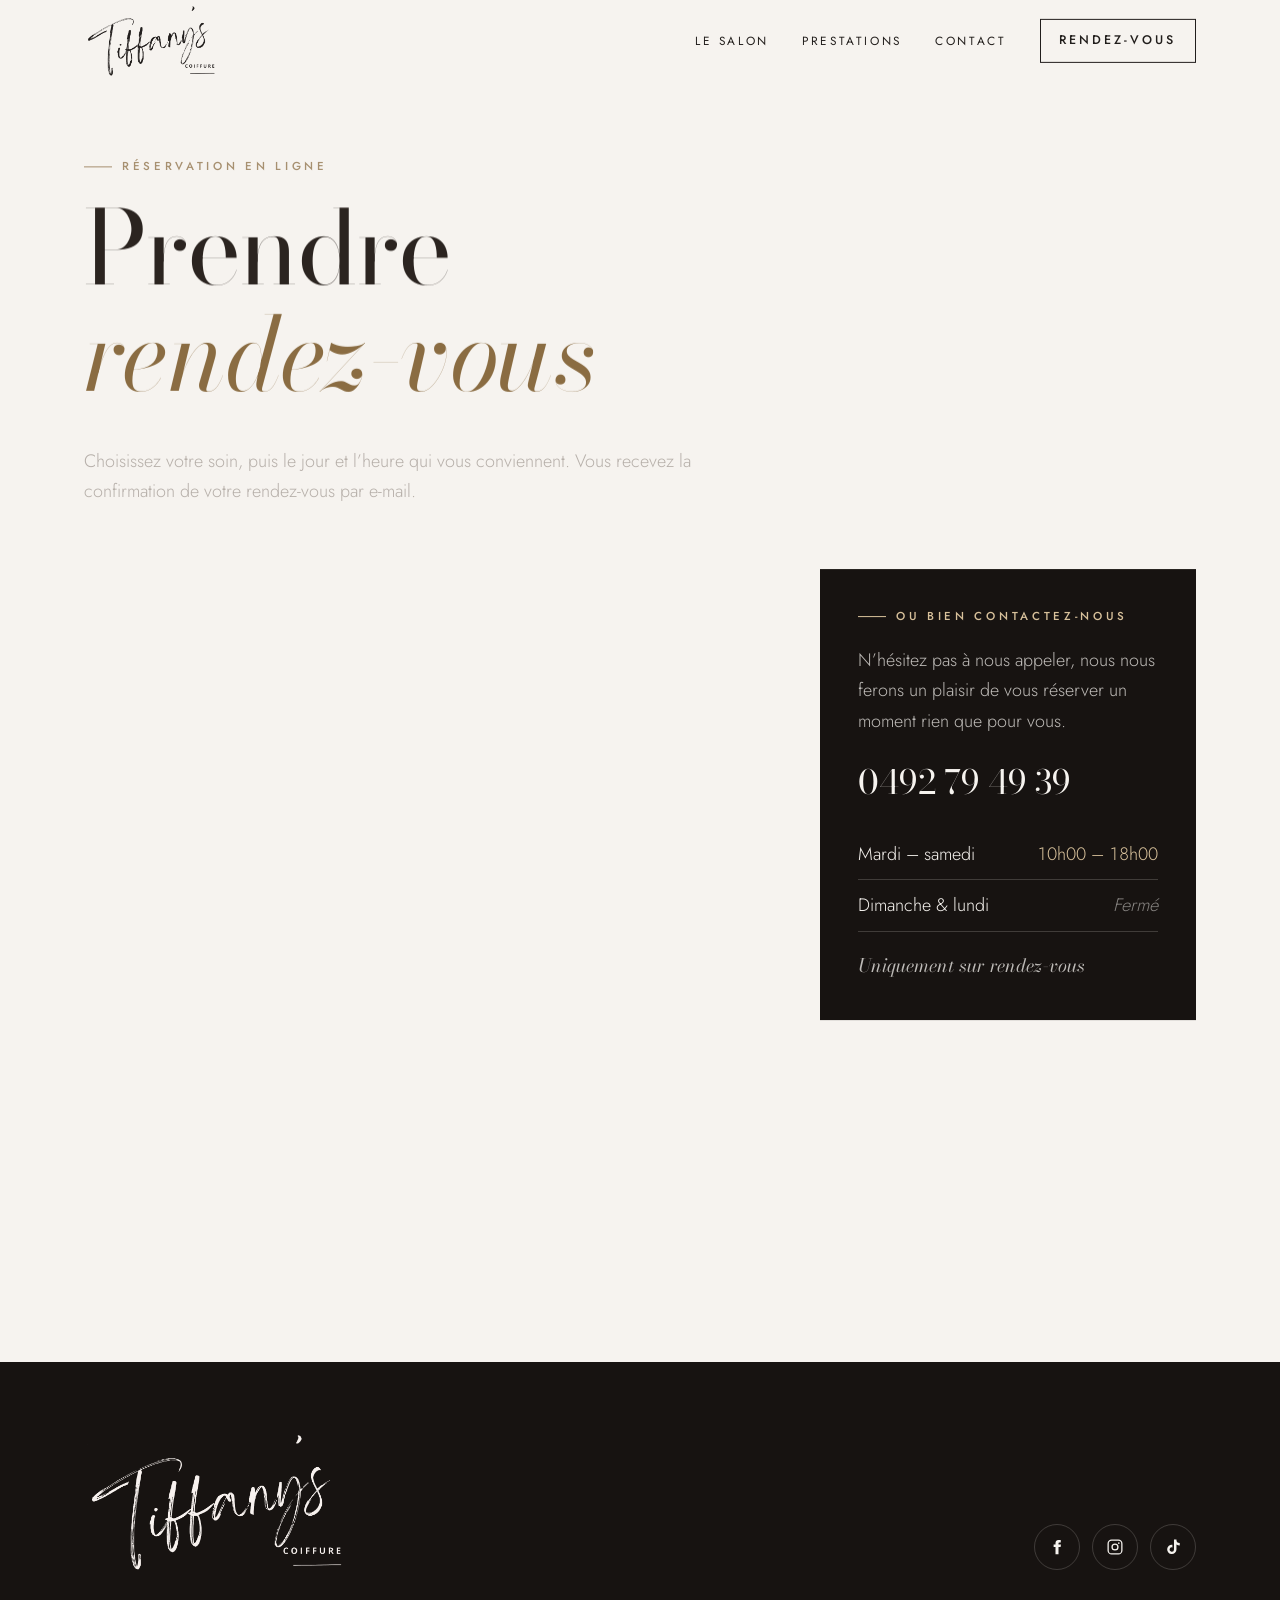
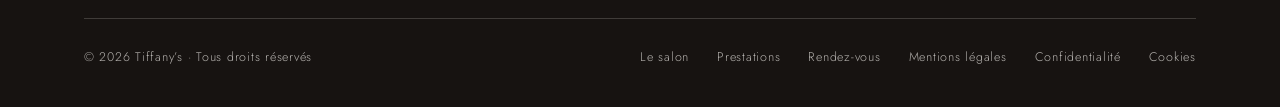
<file: prendre-rendez-vous.html>
<!DOCTYPE html>
<html lang="fr">
<head>
  <meta charset="utf-8">
  <meta name="viewport" content="width=device-width, initial-scale=1, viewport-fit=cover">
  <title>Prendre rendez-vous · Tiffany’s Coiffure</title>
  <meta name="description" content="Prenez rendez-vous chez Tiffany’s, salon de coiffure à Liège, en ligne : choisissez votre soin, votre jour et votre heure.">
  <meta property="og:title" content="Tiffany’s · Salon de coiffure à Liège">
  <meta property="og:description" content="L’élégance à votre portée. Prenez rendez-vous en ligne, du mardi au samedi.">
  <meta property="og:image" content="https://www.tiffany-s.be/assets/images/partage.jpg">
  <link rel="icon" href="assets/images/favicon.svg" type="image/svg+xml">
  <link rel="apple-touch-icon" href="assets/images/apple-touch-icon.png">
  <link rel="stylesheet" href="assets/style.css">
  <script type="application/ld+json">
  {"@context":"https://schema.org","@type":"HairSalon","name":"Tiffany’s","url":"https://www.tiffany-s.be/","telephone":"+32492794939","address":{"@type":"PostalAddress","streetAddress":"Rue Hubert Coune 5","postalCode":"4000","addressLocality":"Liège","addressCountry":"BE"},"geo":{"@type":"GeoCoordinates","latitude":50.6466349,"longitude":5.5421235},"openingHours":"Tu-Sa 10:00-18:00"}
  </script>
</head>
<body class="page-rdv">
  <a class="sr-only" href="#contenu">Passer au contenu principal</a>

  <header class="entete" id="entete">
    <div class="wrap entete__inner">
      <a class="marque" href="index.html" aria-label="Tiffany’s Coiffure, accueil"><img class="logo" src="assets/images/logo.webp" alt="Tiffany’s Coiffure" width="982" height="515"></a>
      <nav class="nav" aria-label="Navigation principale">
        <a href="index.html#salon">Le salon</a>
        <a href="index.html#prestations">Prestations</a>
        <a href="index.html#visite">Contact</a>
        <a class="btn" href="prendre-rendez-vous.html" aria-current="page">Rendez-vous</a>
      </nav>
      <button class="burger" type="button" id="burger" aria-label="Ouvrir le menu" aria-expanded="false" aria-controls="menu-mobile"><span></span><span></span></button>
    </div>
  </header>

  <div class="menu-mobile" id="menu-mobile">
    <ul>
      <li><a href="index.html#salon">Le salon</a></li>
      <li><a href="index.html#prestations">Prestations</a></li>
      <li><a href="index.html#visite">Contact</a></li>
      <li><a href="prendre-rendez-vous.html"><em>Rendez-vous</em></a></li>
    </ul>
    <div class="menu-mobile__pied">
      <span>Rue Hubert Coune 5, 4000 Liège</span>
      <span>0492 79 49 39 · Mardi – samedi, sur rendez-vous</span>
    </div>
  </div>

  <main id="contenu">
    <section class="rdv-tete">
      <div class="wrap">
        <p class="eyebrow" data-intro>Réservation en ligne</p>
        <h1 class="titre" data-reveal="titre"><span class="ligne"><span>Prendre</span></span><span class="ligne"><span><em>rendez-vous</em></span></span></h1>
        <p class="lede" data-intro>Choisissez votre soin, puis le jour et l’heure qui vous conviennent. Vous recevez la confirmation de votre rendez-vous par e-mail.</p>
      </div>
    </section>

    <div class="wrap rdv">
      <div>
        <div class="rdv-cal" id="calendrier" data-reveal="fade">
          <noscript><p>Pour réserver en ligne, activez JavaScript ou rendez-vous sur <a class="lien" href="https://cal.com/tiffany-s">cal.com/tiffany-s</a>.</p></noscript>
        </div>
      </div>

      <aside class="rdv-aside">
        <div class="carte-contact" data-reveal="fade">
          <p class="eyebrow">Ou bien contactez-nous</p>
          <p>N’hésitez pas à nous appeler, nous nous ferons un plaisir de vous réserver un moment rien que pour vous.</p>
          <a class="tel" href="tel:+32492794939">0492 79 49 39</a>
          <dl class="horaires">
            <div><dt>Mardi – samedi</dt><dd>10h00 – 18h00</dd></div>
            <div class="ferme"><dt>Dimanche &amp; lundi</dt><dd>Fermé</dd></div>
          </dl>
          <p class="mention">Uniquement sur rendez-vous</p>
        </div>
      </aside>
    </div>
  </main>

  <footer class="pied">
    <div class="wrap">
      <div class="pied__haut">
        <a class="marque pied__logo" href="index.html" aria-label="Tiffany’s Coiffure, accueil"><img class="logo logo--clair" src="assets/images/logo-clair.webp" alt="Tiffany’s Coiffure" width="982" height="515"></a>
        <div class="reseaux">
          <a href="https://facebook.com/share/17w8PuqHGD/?mibextid=wwXIfr" target="_blank" rel="noopener" aria-label="Facebook"><svg viewBox="0 0 24 24" aria-hidden="true"><path d="M14 8.5V7c0-.7.3-1 1-1h2V2.5h-3c-3 0-4 1.8-4 4.4V8.5H7.5V12H10v9.5h4V12h2.8l.5-3.5H14z"/></svg></a>
          <a href="https://instagram.com/tiffanys_coiffure?igsh=MTR5dzNoaGJxcWM1OQ==" target="_blank" rel="noopener" aria-label="Instagram"><svg viewBox="0 0 24 24" aria-hidden="true"><path d="M12 7.2A4.8 4.8 0 1 0 12 16.8 4.8 4.8 0 0 0 12 7.2zm0 7.9a3.1 3.1 0 1 1 0-6.2 3.1 3.1 0 0 1 0 6.2zM17.1 5.8a1.1 1.1 0 1 0 0 2.2 1.1 1.1 0 0 0 0-2.2zM16.5 2h-9A5.5 5.5 0 0 0 2 7.5v9A5.5 5.5 0 0 0 7.5 22h9a5.5 5.5 0 0 0 5.5-5.5v-9A5.5 5.5 0 0 0 16.5 2zm3.8 14.5a3.8 3.8 0 0 1-3.8 3.8h-9a3.8 3.8 0 0 1-3.8-3.8v-9a3.8 3.8 0 0 1 3.8-3.8h9a3.8 3.8 0 0 1 3.8 3.8v9z"/></svg></a>
          <a href="https://tiktok.com/@tiffanyanton?_r=1&amp;_t=ZG-92zKto5471N" target="_blank" rel="noopener" aria-label="TikTok"><svg viewBox="0 0 24 24" aria-hidden="true"><path d="M16.6 2h-3.3v13.3a2.9 2.9 0 1 1-2.1-2.8V9.1a6.2 6.2 0 1 0 5.4 6.2V8.6a7.9 7.9 0 0 0 4.4 1.4V6.7a4.4 4.4 0 0 1-4.4-4.7z"/></svg></a>
        </div>
      </div>
      <div class="pied__bas">
        <span>© 2026 Tiffany’s · Tous droits réservés</span>
        <nav aria-label="Liens de pied de page">
          <a class="lien" href="index.html#salon">Le salon</a>
          <a class="lien" href="index.html#prestations">Prestations</a>
          <a class="lien" href="prendre-rendez-vous.html">Rendez-vous</a>
          <a class="lien" href="mentions-legales.html">Mentions légales</a>
          <a class="lien" href="mentions-legales.html#confidentialite">Confidentialité</a>
          <a class="lien" href="mentions-legales.html#cookies">Cookies</a>
        </nav>
      </div>
    </div>
  </footer>

  <script src="assets/js/gsap.min.js"></script>
  <script src="assets/js/ScrollTrigger.min.js"></script>
  <script src="assets/main.js"></script>
  <script>
    // Calendrier de réservation Cal.com (code d’intégration officiel)
    (function (C, A, L) { var p = function (a, ar) { a.q.push(ar); }; var d = C.document; C.Cal = C.Cal || function () { var cal = C.Cal; var ar = arguments; if (!cal.loaded) { cal.ns = {}; cal.q = cal.q || []; d.head.appendChild(d.createElement("script")).src = A; cal.loaded = true; } if (ar[0] === L) { var api = function () { p(api, arguments); }; var namespace = ar[1]; api.q = api.q || []; if (typeof namespace === "string") { cal.ns[namespace] = cal.ns[namespace] || api; p(cal.ns[namespace], ar); p(cal, ["initNamespace", namespace]); } else p(cal, ar); return; } p(cal, ar); }; })(window, "https://app.cal.com/embed/embed.js", "init");
    Cal("init", "rdv", { origin: "https://app.cal.com" });
    Cal.ns.rdv("inline", { elementOrSelector: "#calendrier", calLink: "tiffany-s", config: { layout: "month_view", theme: "light" } });
    Cal.ns.rdv("ui", { theme: "light", cssVarsPerTheme: { light: { "cal-brand": "#171311" } }, hideEventTypeDetails: false, layout: "month_view" });
  </script>
</body>
</html>
</file>
<file: assets/style.css>
/* Polices hébergées sur le site (aucune requête vers un service tiers) */
@font-face { font-family: "Bodoni Moda"; font-style: normal; font-weight: 400 900; font-display: swap; src: url("fonts/bodoni-moda.woff2") format("woff2"); }
@font-face { font-family: "Bodoni Moda"; font-style: italic; font-weight: 400 900; font-display: swap; src: url("fonts/bodoni-moda-italique.woff2") format("woff2"); }
@font-face { font-family: "Jost"; font-style: normal; font-weight: 300; font-display: swap; src: url("fonts/jost-300.woff2") format("woff2"); }
@font-face { font-family: "Jost"; font-style: normal; font-weight: 400; font-display: swap; src: url("fonts/jost-400.woff2") format("woff2"); }
@font-face { font-family: "Jost"; font-style: normal; font-weight: 500; font-display: swap; src: url("fonts/jost-500.woff2") format("woff2"); }

/* Mise en page : éditorial asymétrique, grandes respirations, sections alternant porcelaine / poudre / ébène.
   Un seul univers de couleurs (clair, chaud), assumé comme identité de marque. */
:root {
  --porcelaine: #f6f3ef;   /* fond principal */
  --poudre: #ecdfd5;       /* fond des sections douces */
  --ebene: #171311;        /* sections sombres, texte fort */
  --encre: #2b2420;        /* texte courant */
  --taupe: #6f645c;        /* texte secondaire */
  --champagne: #b39466;    /* accent décoratif */
  --champagne-fonce: #8a6c42; /* accent lisible sur clair */
  --champagne-clair: #d8c19b; /* accent lisible sur ébène */
  --filet: rgba(43, 36, 32, 0.16);
  --filet-clair: rgba(246, 243, 239, 0.18);

  --f-display: "Bodoni Moda", "Didot", "Bodoni 72", "Times New Roman", serif;
  --f-texte: "Jost", "Futura", "Avenir Next", "Segoe UI", system-ui, sans-serif;

  --gouttiere: clamp(16px, 5vw, 64px);
  --largeur: 1240px;
  --ease: cubic-bezier(0.22, 1, 0.36, 1);
  color-scheme: light;
}

*, *::before, *::after { box-sizing: border-box; }
html { scroll-behavior: smooth; -webkit-text-size-adjust: 100%; }
body {
  margin: 0;
  background: var(--porcelaine);
  color: var(--encre);
  font-family: var(--f-texte);
  font-weight: 300;
  font-size: clamp(16px, 1.05vw + 10px, 18px);
  line-height: 1.7;
  overflow-x: hidden;
  -webkit-font-smoothing: antialiased;
}
img { max-width: 100%; display: block; }
a { color: inherit; }
::selection { background: var(--champagne); color: var(--porcelaine); }
:focus-visible { outline: 1px solid var(--champagne-fonce); outline-offset: 4px; }

[hidden] { display: none !important; }
.sr-only { position: absolute; width: 1px; height: 1px; overflow: hidden; clip: rect(0 0 0 0); white-space: nowrap; }
.wrap { width: 100%; max-width: var(--largeur); margin-inline: auto; padding-inline: var(--gouttiere); }

/* ---------- Typographie ---------- */
.eyebrow {
  font-family: var(--f-texte);
  font-size: 0.72rem;
  font-weight: 500;
  letter-spacing: 0.32em;
  text-transform: uppercase;
  color: var(--champagne-fonce);
  display: inline-flex;
  align-items: center;
  gap: 0.9em;
  margin: 0;
}
.eyebrow::before { content: ""; width: 2.4em; height: 1px; background: currentColor; }
.titre {
  font-family: var(--f-display);
  font-weight: 400;
  font-size: clamp(2.3rem, 4.6vw, 4.4rem);
  line-height: 1.04;
  letter-spacing: -0.015em;
  margin: 0;
  text-wrap: balance;
}
.titre em { font-style: italic; color: var(--champagne-fonce); }
.lede { max-width: 34em; color: var(--taupe); margin: 0; }

/* Lignes masquées pour les révélations de titres */
.ligne { display: block; overflow: hidden; padding-bottom: 0.08em; margin-bottom: -0.08em; }
.ligne > span { display: inline-block; will-change: transform; }

/* ---------- Boutons ---------- */
.btn {
  --c: var(--ebene);
  position: relative;
  display: inline-flex;
  align-items: center;
  gap: 0.9em;
  padding: 1.05em 2em;
  font-family: var(--f-texte);
  font-size: 0.78rem;
  font-weight: 500;
  letter-spacing: 0.24em;
  text-transform: uppercase;
  text-decoration: none;
  color: var(--porcelaine);
  background: var(--c);
  border: 1px solid var(--c);
  border-radius: 0;
  cursor: pointer;
  overflow: hidden;
  isolation: isolate;
  transition: color 0.5s var(--ease), border-color 0.5s var(--ease);
}
.btn::before {
  content: "";
  position: absolute; inset: 0;
  background: var(--champagne);
  transform: scaleX(0);
  transform-origin: right;
  transition: transform 0.6s var(--ease);
  z-index: -1;
}
.btn:hover::before, .btn:focus-visible::before { transform: scaleX(1); transform-origin: left; }
.btn:hover, .btn:focus-visible { border-color: var(--champagne); }
.btn .fleche { width: 1.6em; height: 1px; background: currentColor; position: relative; transition: width 0.5s var(--ease); }
.btn .fleche::after { content: ""; position: absolute; right: 0; top: -3px; width: 7px; height: 7px; border-top: 1px solid currentColor; border-right: 1px solid currentColor; transform: rotate(45deg); }
.btn:hover .fleche { width: 2.4em; }
.btn--clair { --c: var(--porcelaine); color: var(--ebene); }
.btn--clair:hover { color: var(--ebene); }
.btn--ligne { background: transparent; color: var(--encre); }
.btn--ligne:hover { color: var(--porcelaine); }

.lien {
  text-decoration: none;
  background: linear-gradient(currentColor, currentColor) 0 100% / 0 1px no-repeat;
  transition: background-size 0.5s var(--ease);
  padding-bottom: 2px;
}
.lien:hover, .lien:focus-visible { background-size: 100% 1px; }

/* ---------- En-tête ---------- */
.entete {
  position: fixed;
  inset: 0 0 auto 0;
  z-index: 50;
  padding-top: env(safe-area-inset-top, 0px);
  transition: background-color 0.5s var(--ease), transform 0.6s var(--ease), color 0.5s var(--ease), box-shadow 0.5s var(--ease);
  color: var(--ebene);
}
.entete__inner {
  display: flex;
  align-items: center;
  justify-content: space-between;
  gap: 24px;
  height: 84px;
  transition: height 0.5s var(--ease);
}
.entete.est-plein {
  background: rgba(246, 243, 239, 0.88);
  -webkit-backdrop-filter: blur(14px);
  backdrop-filter: blur(14px);
  color: var(--ebene);
  box-shadow: 0 1px 0 var(--filet);
}
.entete.est-plein .entete__inner { height: 68px; }
.entete.est-plein .marque .logo { width: 110px; }
.marque .logo { transition: width 0.5s var(--ease); }
.entete.est-cache { transform: translateY(-100%); }
.menu-ouvert .entete .marque { opacity: 0; pointer-events: none; }
.marque { transition: opacity 0.4s var(--ease); }

.marque {
  font-family: var(--f-display);
  font-size: 1.65rem;
  font-weight: 400;
  letter-spacing: 0.01em;
  text-decoration: none;
  line-height: 1;
  display: inline-flex;
  flex-direction: column;
}
.marque .logo { width: 132px; }
.marque small {
  font-family: var(--f-texte);
  font-size: 0.56rem;
  letter-spacing: 0.42em;
  text-transform: uppercase;
  margin-top: 6px;
  opacity: 0.7;
}
.nav { display: flex; align-items: center; gap: clamp(20px, 2.6vw, 40px); }
.nav a:not(.btn) {
  font-size: 0.74rem;
  font-weight: 400;
  letter-spacing: 0.22em;
  text-transform: uppercase;
  text-decoration: none;
  position: relative;
  padding-block: 6px;
}
.nav a:not(.btn)::after {
  content: ""; position: absolute; left: 0; bottom: 0; height: 1px; width: 100%;
  background: currentColor; transform: scaleX(0); transform-origin: right;
  transition: transform 0.5s var(--ease);
}
.nav a:not(.btn):hover::after, .nav a[aria-current="page"]::after { transform: scaleX(1); transform-origin: left; }
.nav .btn { padding: 0.85em 1.5em; --c: currentColor; background: transparent; color: inherit; }
.nav .btn:hover { color: var(--porcelaine); }

.burger {
  display: none;
  width: 44px; height: 44px;
  background: none; border: 0; padding: 0; color: inherit; cursor: pointer;
  position: relative; z-index: 60;
}
.burger span { position: absolute; left: 10px; right: 10px; height: 1px; background: currentColor; transition: transform 0.5s var(--ease), top 0.5s var(--ease); }
.burger span:first-child { top: 18px; }
.burger span:last-child { top: 26px; }
.menu-ouvert .burger span:first-child { top: 22px; transform: rotate(45deg); }
.menu-ouvert .burger span:last-child { top: 22px; transform: rotate(-45deg); }

.menu-mobile {
  position: fixed; inset: 0; z-index: 55;
  background: var(--ebene); color: var(--porcelaine);
  display: flex; flex-direction: column; justify-content: center;
  padding: calc(96px + env(safe-area-inset-top, 0px)) var(--gouttiere) calc(40px + env(safe-area-inset-bottom, 0px));
  clip-path: inset(0 0 100% 0);
  transition: clip-path 0.8s var(--ease);
  visibility: hidden;
}
.menu-ouvert .menu-mobile { clip-path: inset(0 0 0 0); visibility: visible; }
.menu-ouvert .entete { color: var(--porcelaine); background: transparent; box-shadow: none; -webkit-backdrop-filter: none; backdrop-filter: none; }
.menu-mobile ul { list-style: none; margin: 0; padding: 0; display: grid; gap: 8px; }
.menu-mobile li { overflow: hidden; }
.menu-mobile li a {
  display: inline-block;
  font-family: var(--f-display);
  font-size: clamp(2.2rem, 10vw, 3.4rem);
  line-height: 1.15;
  text-decoration: none;
  transform: translateY(110%);
  transition: transform 0.8s var(--ease);
}
.menu-ouvert .menu-mobile li a { transform: none; }
.menu-ouvert .menu-mobile li:nth-child(2) a { transition-delay: 0.06s; }
.menu-ouvert .menu-mobile li:nth-child(3) a { transition-delay: 0.12s; }
.menu-ouvert .menu-mobile li:nth-child(4) a { transition-delay: 0.18s; }
.menu-ouvert .menu-mobile li:nth-child(5) a { transition-delay: 0.24s; }
.menu-mobile__pied { margin-top: 48px; display: grid; gap: 6px; font-size: 0.9rem; color: var(--champagne-clair); }

/* ---------- Héros ---------- */
.heros {
  position: relative;
  background: var(--porcelaine);
  min-height: clamp(620px, 100svh, 980px);
  display: flex;
  align-items: center;
  overflow: hidden;
  padding-block: calc(120px + env(safe-area-inset-top, 0px)) 80px;
}
.heros::before {
  content: "";
  position: absolute; top: 0; right: 0; bottom: 0;
  width: 38%;
  background: var(--poudre);
  transform-origin: top;
}
.heros__grille {
  position: relative;
  display: grid;
  grid-template-columns: minmax(0, 1.1fr) minmax(0, 0.9fr);
  align-items: center;
  gap: clamp(32px, 6vw, 96px);
}
.heros__texte { min-width: 0; display: grid; gap: 26px; justify-items: start; }
.heros__nom { margin: 0; width: 100%; max-width: 640px; }
.heros__devise {
  font-family: var(--f-display);
  font-style: italic;
  font-size: clamp(1.4rem, 2.5vw, 2.2rem);
  line-height: 1.25;
  margin: 0;
}
.heros__intro { max-width: 30em; color: var(--taupe); margin: 0; }
.heros__filet { width: min(320px, 60%); height: 1px; background: var(--champagne); transform-origin: left; }
.heros__actions { display: flex; flex-wrap: wrap; align-items: center; gap: 18px 28px; margin-top: 6px; }
.heros__tel { font-size: 0.85rem; letter-spacing: 0.12em; color: var(--taupe); text-decoration: none; }
.heros__tel strong { font-weight: 400; color: var(--encre); font-variant-numeric: tabular-nums; }

.heros__visuel { position: relative; min-width: 0; justify-self: end; width: 100%; max-width: 480px; isolation: isolate; }
.heros__cadre { position: relative; aspect-ratio: 0.85; max-width: 100%; overflow: hidden; }
.heros__cadre img { width: 100%; height: 115%; object-fit: cover; will-change: transform; }
.heros__visuel::after {
  content: "";
  position: absolute;
  inset: 22px -22px -22px 22px;
  border: 1px solid var(--champagne);
  z-index: -1;
}
.heros__legende {
  position: absolute; left: -34px; bottom: 0;
  writing-mode: vertical-rl; transform: rotate(180deg);
  font-size: 0.64rem; letter-spacing: 0.4em; text-transform: uppercase; color: var(--champagne-fonce);
}
.defiler {
  position: absolute; left: var(--gouttiere); bottom: 26px;
  display: flex; align-items: center; gap: 14px;
  font-size: 0.6rem; letter-spacing: 0.4em; text-transform: uppercase; color: var(--taupe);
  text-decoration: none;
}
.defiler i { display: block; width: 1px; height: 46px; background: var(--filet); position: relative; overflow: hidden; }
.defiler i::after {
  content: ""; position: absolute; left: 0; top: -100%; width: 100%; height: 100%;
  background: var(--champagne-fonce);
  animation: goutte 2.2s var(--ease) infinite;
}
@keyframes goutte { to { top: 100%; } }

/* Logo manuscrit (fond transparent) */
.logo { display: block; width: 100%; height: auto; }

/* Image manquante : cadre élégant avec monogramme */
.cadre-img { position: relative; background: var(--poudre); }
.cadre-img::before {
  content: "T";
  position: absolute; inset: 0;
  display: grid; place-items: center;
  font-family: var(--f-display); font-style: italic;
  font-size: clamp(4rem, 10vw, 8rem);
  color: rgba(138, 108, 66, 0.25);
}
.heros__cadre::before { color: rgba(216, 193, 155, 0.18); }
.cadre-img img { position: relative; }

/* ---------- Sections ---------- */
.section { padding-block: clamp(80px, 12vw, 168px); position: relative; }
.section--poudre { background: var(--poudre); }
.section--ebene { background: var(--ebene); color: var(--porcelaine); }
.section--ebene .eyebrow { color: var(--champagne-clair); }
.section--ebene .titre em { color: var(--champagne-clair); }
.section--ebene .lede { color: rgba(246, 243, 239, 0.72); }

/* Philosophie */
.philo {
  display: grid;
  grid-template-columns: minmax(0, 5fr) minmax(0, 6fr);
  gap: clamp(40px, 7vw, 120px);
  align-items: center;
}
.philo__visuel { position: relative; min-width: 0; }
.philo__cadre { aspect-ratio: 1.0372; max-width: 100%; overflow: hidden; }
.philo__cadre img { width: 100%; height: 118%; object-fit: cover; will-change: transform; }
.philo__pastille {
  position: absolute; right: clamp(-16px, -2vw, -28px); bottom: clamp(-28px, -3vw, -40px);
  width: clamp(116px, 13vw, 156px); aspect-ratio: 1;
  border-radius: 50%;
  background: var(--ebene); color: var(--porcelaine);
  display: grid; place-items: center; text-align: center;
  font-family: var(--f-display); font-style: italic; font-size: clamp(0.95rem, 1.2vw, 1.1rem); line-height: 1.2;
  padding: 18px;
}
.philo__pastille svg { position: absolute; inset: 0; width: 100%; height: 100%; animation: tourne 26s linear infinite; }
.philo__pastille text { font-family: var(--f-texte); font-style: normal; font-size: 8.6px; letter-spacing: 3.2px; text-transform: uppercase; fill: var(--champagne-clair); }
@keyframes tourne { to { transform: rotate(360deg); } }
.philo__texte { min-width: 0; display: grid; gap: 28px; }
.philo__faits {
  display: grid; grid-template-columns: repeat(3, minmax(0, 1fr));
  border-top: 1px solid var(--filet);
  margin-top: 12px;
}
.philo__faits div { padding: 22px 16px 0 0; display: grid; gap: 4px; }
.philo__faits div + div { padding-left: 16px; border-left: 1px solid var(--filet); }
.philo__faits dt { font-size: 0.66rem; letter-spacing: 0.26em; text-transform: uppercase; color: var(--taupe); }
.philo__faits dd { margin: 0; font-family: var(--f-display); font-size: clamp(1.05rem, 1.5vw, 1.3rem); line-height: 1.3; }

/* Prestations */
.tarifs {
  display: grid;
  grid-template-columns: minmax(0, 4fr) minmax(0, 7fr);
  gap: clamp(40px, 7vw, 120px);
  align-items: start;
}
.tarifs__intro { display: grid; gap: 28px; position: sticky; top: 120px; min-width: 0; }
.carte { list-style: none; margin: 0; padding: 0; min-width: 0; counter-reset: soin; }
.carte li {
  position: relative;
  display: grid;
  grid-template-columns: minmax(0, auto) minmax(24px, 1fr) auto;
  align-items: baseline;
  gap: 14px;
  padding-block: 22px;
  border-bottom: 1px solid var(--filet);
}
.carte li::after {
  content: ""; position: absolute; left: 0; bottom: -1px; height: 1px; width: 100%;
  background: var(--champagne-fonce); transform: scaleX(0); transform-origin: left;
  transition: transform 0.7s var(--ease);
}
.carte li:hover::after { transform: scaleX(1); }
.carte__nom { font-family: var(--f-display); font-size: clamp(1.15rem, 1.8vw, 1.55rem); line-height: 1.25; transition: transform 0.6s var(--ease); }
.carte__nom small { display: block; font-family: var(--f-texte); font-size: 0.72rem; letter-spacing: 0.14em; text-transform: uppercase; color: var(--taupe); margin-top: 4px; }
.carte li:hover .carte__nom { transform: translateX(10px); }
.carte__points { border-bottom: 1px dotted rgba(43, 36, 32, 0.35); transform: translateY(-6px); }
.carte__prix { font-family: var(--f-display); font-size: clamp(1.15rem, 1.8vw, 1.5rem); font-variant-numeric: tabular-nums lining-nums; white-space: nowrap; }
.carte__prix sup { font-family: var(--f-texte); font-size: 0.55em; margin-left: 2px; color: var(--champagne-fonce); }
.tarifs__note { font-size: 0.85rem; color: var(--taupe); margin-top: 26px; }

/* Soin / appel */
.soin {
  display: grid;
  grid-template-columns: minmax(0, 6fr) minmax(0, 5fr);
  gap: clamp(40px, 7vw, 120px);
  align-items: center;
}
.soin__texte { display: grid; gap: 30px; min-width: 0; justify-items: start; }
.soin__geant {
  position: absolute; left: 0; right: 0; bottom: clamp(18px, 3vw, 40px);
  font-family: var(--f-display); font-style: italic;
  font-size: clamp(4rem, 14vw, 13rem); line-height: 1;
  white-space: nowrap;
  color: transparent; -webkit-text-stroke: 1px rgba(216, 193, 155, 0.18);
  pointer-events: none; user-select: none;
  will-change: transform;
}
.section--ebene { overflow: hidden; }
.soin__visuel { position: relative; min-width: 0; padding-bottom: 64px; }
.soin__cadre { aspect-ratio: 0.75; max-width: 100%; overflow: hidden; background: #2a2320; margin-left: auto; width: min(100%, 360px); }
.soin__cadre img { width: 100%; height: 118%; object-fit: cover; will-change: transform; }
.soin__cadre.cadre-img::before { color: rgba(216, 193, 155, 0.18); }
.soin__horaires { position: absolute; left: 0; bottom: 0; width: min(88%, 360px); border: 1px solid var(--filet-clair); padding: clamp(24px, 3vw, 36px); display: grid; gap: 16px; z-index: 1; background: rgba(23, 19, 17, 0.92); -webkit-backdrop-filter: blur(8px); backdrop-filter: blur(8px); }
.horaires { margin: 0; display: grid; gap: 0; }
.horaires div { display: flex; justify-content: space-between; gap: 16px; padding-block: 14px; border-bottom: 1px solid var(--filet-clair); }
.horaires dt { font-weight: 300; }
.horaires dd { margin: 0; font-variant-numeric: tabular-nums; color: var(--champagne-clair); text-align: right; }
.horaires .ferme dd { color: rgba(246, 243, 239, 0.5); font-style: italic; }
.mention { font-family: var(--f-display); font-style: italic; font-size: 1.15rem; color: var(--porcelaine); margin: 0; }

/* Visite */
.visite { display: grid; grid-template-columns: minmax(0, 1fr) minmax(0, 1fr); gap: clamp(40px, 7vw, 120px); align-items: end; }
.visite__bloc { display: grid; gap: 26px; min-width: 0; }
.coordonnees { display: grid; grid-template-columns: repeat(2, minmax(0, 1fr)); gap: 0; border-top: 1px solid var(--filet); }
.coordonnees > div { padding: 26px 20px 26px 0; display: grid; gap: 8px; align-content: start; border-bottom: 1px solid var(--filet); }
.coordonnees > div:nth-child(even) { padding-left: 20px; border-left: 1px solid var(--filet); }
.coordonnees h3 { margin: 0; font-size: 0.66rem; font-weight: 500; letter-spacing: 0.28em; text-transform: uppercase; color: var(--champagne-fonce); }
.coordonnees p { margin: 0; font-family: var(--f-display); font-size: clamp(1.1rem, 1.6vw, 1.35rem); line-height: 1.4; }
.coordonnees a { text-decoration: none; }

/* Appel final */
.final { text-align: center; display: grid; justify-items: center; gap: 36px; }
.final .titre { font-size: clamp(2.8rem, 8vw, 7.4rem); }

/* ---------- Pied de page ---------- */
.pied { background: var(--ebene); color: rgba(246, 243, 239, 0.7); padding-block: 72px calc(36px + env(safe-area-inset-bottom, 0px)); font-size: 0.9rem; }
.pied__haut { display: flex; flex-wrap: wrap; justify-content: space-between; align-items: flex-end; gap: 32px; padding-bottom: 48px; border-bottom: 1px solid var(--filet-clair); }
.pied .marque { color: var(--porcelaine); font-size: clamp(2.6rem, 6vw, 4.2rem); }
.reseaux { display: flex; gap: 12px; }
.reseaux a {
  width: 46px; height: 46px; border: 1px solid var(--filet-clair); border-radius: 50%;
  display: grid; place-items: center; color: var(--porcelaine);
  transition: background-color 0.4s var(--ease), border-color 0.4s var(--ease), color 0.4s var(--ease), transform 0.4s var(--ease);
}
.reseaux a:hover { background: var(--champagne); border-color: var(--champagne); color: var(--ebene); transform: translateY(-3px); }
.reseaux svg { width: 18px; height: 18px; fill: currentColor; }
.pied__bas { display: flex; flex-wrap: wrap; justify-content: space-between; gap: 12px 32px; padding-top: 28px; font-size: 0.78rem; letter-spacing: 0.06em; }
.pied__bas nav { display: flex; flex-wrap: wrap; gap: 8px 28px; }
.pied__bas a { text-decoration: none; }

/* ---------- Page rendez-vous ---------- */
.rdv-tete { padding-block: calc(150px + env(safe-area-inset-top, 0px)) clamp(48px, 6vw, 80px); }
.rdv-tete .wrap { display: grid; gap: 24px; }
.rdv-tete .titre { font-size: clamp(2.8rem, 8vw, 6.6rem); }
.rdv { display: grid; grid-template-columns: minmax(0, 7fr) minmax(0, 4fr); gap: clamp(40px, 6vw, 96px); align-items: start; padding-bottom: clamp(80px, 12vw, 160px); }
.rdv-cal { min-width: 0; min-height: 640px; }

.rdv-aside { display: grid; gap: 32px; position: sticky; top: 110px; min-width: 0; }
.carte-contact { background: var(--ebene); color: var(--porcelaine); padding: clamp(28px, 3vw, 40px); display: grid; gap: 18px; }
.carte-contact .eyebrow { color: var(--champagne-clair); }
.carte-contact p { margin: 0; color: rgba(246, 243, 239, 0.75); }
.carte-contact .tel { font-family: var(--f-display); font-size: clamp(1.6rem, 2.6vw, 2.1rem); color: var(--porcelaine); text-decoration: none; font-variant-numeric: lining-nums; }
.carte-contact .horaires div { padding-block: 10px; }

/* ---------- Responsive ---------- */
@media (max-width: 960px) {
  .nav { display: none; }
  .burger { display: block; }
  .heros__grille, .philo, .tarifs, .soin, .visite, .rdv { grid-template-columns: minmax(0, 1fr); }
  .heros { align-items: flex-start; }
  .heros__visuel { justify-self: start; max-width: 400px; width: calc(100% - 24px); }
  .heros::before { width: 100%; top: auto; height: 34%; }
  .heros__legende { display: none; }
  .tarifs__intro, .rdv-aside { position: static; }
  .philo__visuel { margin-right: 24px; }
  .defiler { display: none; }
}
@media (max-width: 560px) {
  .philo__faits { grid-template-columns: minmax(0, 1fr); }
  .philo__faits div + div { padding-left: 0; border-left: 0; border-top: 1px solid var(--filet); margin-top: 18px; }
  .coordonnees { grid-template-columns: minmax(0, 1fr); }
  .coordonnees > div:nth-child(even) { padding-left: 0; border-left: 0; }
  .carte li { grid-template-columns: minmax(0, 1fr) auto; }
  .carte__points { display: none; }
  .heros__legende { display: none; }
}

@media (prefers-reduced-motion: reduce) {
  html { scroll-behavior: auto; }
  *, *::before, *::after { animation-duration: 0.01ms !important; animation-iteration-count: 1 !important; transition-duration: 0.01ms !important; }
}
.pied .pied__logo .logo { width: clamp(180px, 22vw, 260px); }
.consentement { display: grid; gap: 6px; }
.consentement label { display: flex; gap: 14px; align-items: flex-start; font-size: 0.92rem; color: var(--taupe); cursor: pointer; }
.consentement input { appearance: none; -webkit-appearance: none; flex-shrink: 0; width: 20px; height: 20px; margin: 3px 0 0; border: 1px solid rgba(43, 36, 32, 0.4); border-radius: 0; background: transparent; display: grid; place-items: center; cursor: pointer; transition: background-color 0.3s var(--ease), border-color 0.3s var(--ease); }
.consentement input::after { content: ""; width: 10px; height: 5px; border-left: 1.5px solid var(--porcelaine); border-bottom: 1.5px solid var(--porcelaine); transform: rotate(-45deg) translate(1px, -1px); opacity: 0; }
.consentement input:checked { background: var(--ebene); border-color: var(--ebene); }
.consentement input:checked::after { opacity: 1; }
.consentement a { color: var(--encre); }

/* ---------- Page mentions légales ---------- */
.sommaire { display: flex; flex-wrap: wrap; gap: 10px 32px; font-size: 0.78rem; letter-spacing: 0.2em; text-transform: uppercase; }
.sommaire a { text-decoration: none; }
.legal { display: grid; gap: clamp(56px, 8vw, 96px); padding-bottom: clamp(80px, 12vw, 160px); max-width: 860px; margin-inline: 0; }
.legal__bloc { display: grid; gap: 16px; scroll-margin-top: 110px; border-top: 1px solid var(--filet); padding-top: clamp(32px, 4vw, 48px); }
.legal__bloc h2 { font-family: var(--f-display); font-weight: 400; font-size: clamp(1.9rem, 3.4vw, 2.6rem); line-height: 1.1; margin: 0 0 8px; }
.legal__bloc h3 { font-family: var(--f-texte); font-size: 0.72rem; font-weight: 500; letter-spacing: 0.24em; text-transform: uppercase; color: var(--champagne-fonce); margin: 20px 0 0; }
.legal__bloc p { margin: 0; max-width: 65ch; }
.legal__fiche { margin: 0; display: grid; border-top: 1px solid var(--filet); }
.legal__fiche div { display: grid; grid-template-columns: minmax(0, 220px) minmax(0, 1fr); gap: 8px 24px; padding-block: 14px; border-bottom: 1px solid var(--filet); }
.legal__fiche dt { font-size: 0.85rem; color: var(--taupe); }
.legal__fiche dd { margin: 0; }
.legal__maj { font-size: 0.85rem; color: var(--taupe); }
.a-completer { background: #f3d9a7; color: #5a3d0c; padding: 1px 6px; font-size: 0.9em; }
@media (max-width: 560px) { .legal__fiche div { grid-template-columns: minmax(0, 1fr); } }
</file>
